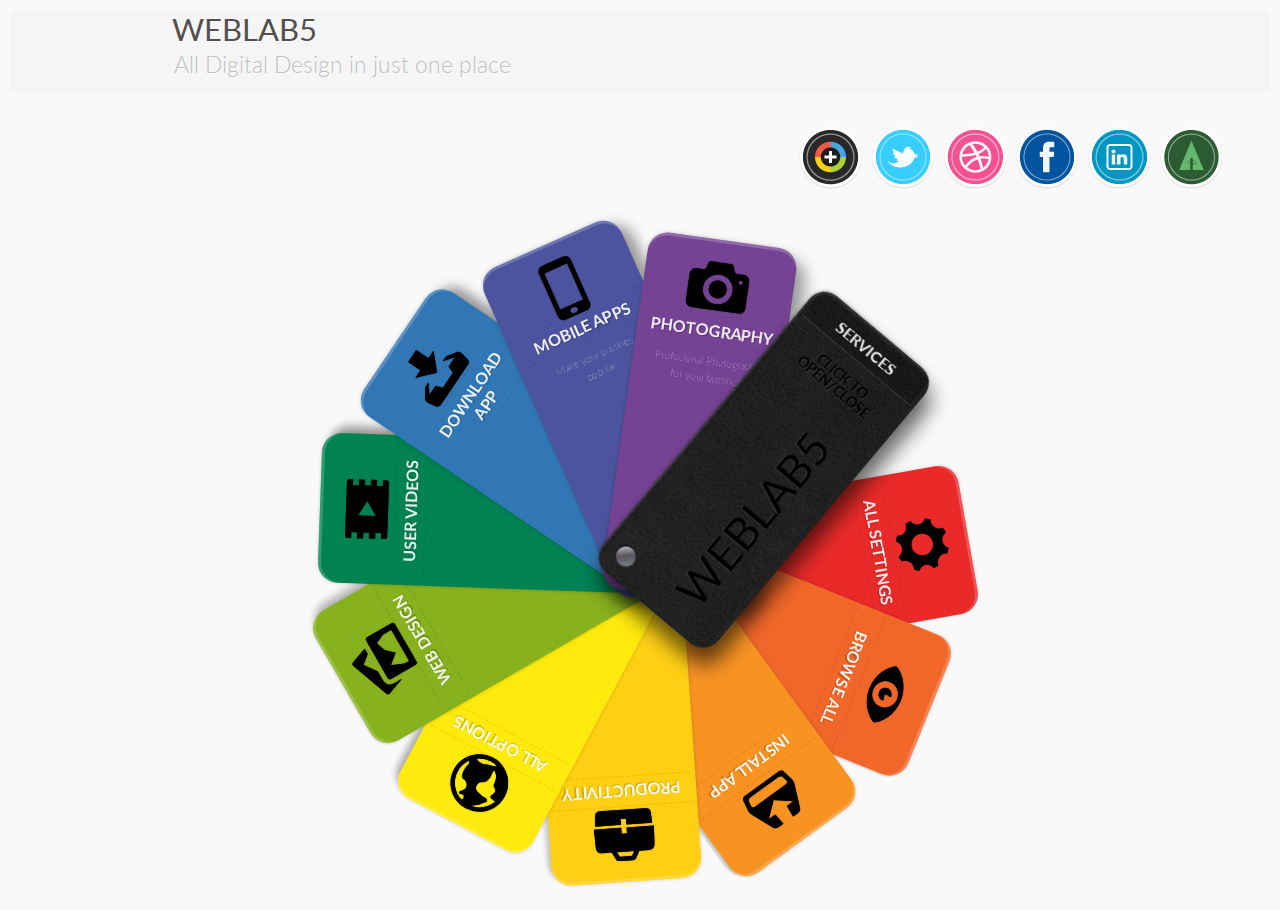
<file: index.html>
<!DOCTYPE html>
<html lang="en">
    <head>
		<meta charset="UTF-8" />
        <meta http-equiv="X-UA-Compatible" content="IE=edge,chrome=1"> 
        <title>Tips & Tricks: How to create animated tooltips with CSS3</title>
        <meta name="viewport" content="width=device-width, initial-scale=1.0"> 
        <meta name="description" content="Tips & Tricks: How to create animated tooltips with CSS3" />
        <meta name="keywords" content="tooltips, css3, hover, pseudo-element, pseudo-class, animated, transition" />
        <meta name="author" content="Codrops" />
        <link rel="shortcut icon" href="../favicon.ico"> 
        <link rel="stylesheet" type="text/css" href="social/css/demo.css" />
        <link rel="stylesheet" type="text/css" href="social/css/style.css" />
		<link href='http://fonts.googleapis.com/css?family=Alegreya+SC:700,400italic' rel='stylesheet' type='text/css' />
		<meta charset="UTF-8" />
        <meta http-equiv="X-UA-Compatible" content="IE=edge,chrome=1"> 
        <title>webla5</title>
        <meta name="viewport" content="width=device-width, initial-scale=1.0"> 
        <meta name="description" content="Animated Swatch Book with CSS3 and jQuery" />
        <meta name="keywords" content="swatch book, css3, jquery, animated, rotation, transition, folding fan" />
        <meta name="author" content="Codrops" />
        <link rel="shortcut icon" href="../favicon.ico"> 
        <link rel="stylesheet" type="text/css" href="css/demo.css" />
        <link rel="stylesheet" type="text/css" href="css/style3.css" />
		<link href='http://fonts.googleapis.com/css?family=Open+Sans+Condensed:700,300,300italic' rel='stylesheet' type='text/css'>
		<script type="text/javascript" src="js/modernizr.custom.79639.js"></script> 
		
		<meta charset="UTF-8" />
		<meta http-equiv="X-UA-Compatible" content="IE=edge,chrome=1"> 
		<meta name="viewport" content="width=device-width, initial-scale=1.0"> 
		<title>App Showcase with Grid Overlay</title>
		<meta name="description" content="App Showcase with Grid Overlay" />
		<meta name="keywords" content="app, showcase, css transitions, perspective, 3d, grid, overlay, css3, jquery" />
		<meta name="author" content="Codrops" />
		<link rel="shortcut icon" href="../favicon.ico"> 
		<link rel="stylesheet" type="text/css" href="css/default.css" />
		<link rel="stylesheet" type="text/css" href="css/component.css" />
		<script src="js/modernizr.custom.js"></script>
		<!--[if lte IE 8]><style>.main{display:none;} .support-note .note-ie{display:block;}</style><![endif]-->
    </head>
    <body>
        <div class="container">
		
		
			
			<header class="clearfix">
				<div class="inner">
					<h1>WEBLAB5<span2>All Digital Design in just one place</span2></h1>
					
				</div>
			</header>
					<div class="container">
			
			
			<ul class="tt-wrapper">
				<li><a class="tt-gplus" href="#"><span>Google Plus</span></a></li>
				<li><a class="tt-twitter" href="#"><span>Twitter</span></a></li>
				<li><a class="tt-dribbble" href="#"><span>Dribbble</span></a></li>
				<li><a class="tt-facebook" href="#"><span>Facebook</span></a></li>
				<li><a class="tt-linkedin" href="#"><span>LinkedIn</span></a></li>
				<li><a class="tt-forrst" href="#"><span>Forrst</span></a></li>
			</ul>
        </div>
			
			
			<section class="main">
			
			
				<div id="sb-container" class="sb-container">
				
					<div>
						<span class="sb-icon icon-cog"></span>
						<h4><span>All Settings</span></h4>
					</div>
	
					<div>
						<span class="sb-icon icon-eye"></span>
						<h4><span>Browse All</span></h4>
					</div>	
					<div>
						<span class="sb-icon icon-install"></span>
						<h4><span>Install App</span></h4>
					</div>	
					<div>
						<span class="sb-icon icon-bag"></span>
						<h4><span>Productivity</span></h4>
					</div>
					
					<div>
						<span class="sb-icon icon-globe"></span>
						<h4><span>All Options</span></h4>
					</div>	
					<div>
						<span class="sb-icon icon-picture"></span>
						<h4><span>Web Design</span></h4>											
					</div>	
					<div>
						<span class="sb-icon icon-video"></span>
						<h4><span>User Videos</span></h4>											
					</div>	
					<div>
						<span class="sb-icon icon-download"></span>
						<h4><span>Download App</span></h4>											
					</div>	
					<div>
						
						<a href="http://localhost/weblab5/apps/"><span class="sb-icon icon-mobile"></span></a>
						<h4><span>Mobile Apps</span></h4>
						<h7>Make your bussines</br>popular </h7>
					</div>
					<div>
						<span class="sb-icon icon-camera"></span>
						<h4><span>Photography</span></h4>
						<h7>Profecional Photography</br>for your bussines</h7>
						
					</div>
					
					<div>
						<h4><span>Services</span></h4>
						<span class="sb-toggle">Click to open/close</span>
						<h5><span>weblab5</span></h5>											
					</div>
					
					
					
				</div><!-- sb-container -->
				
							
			</div>
				
			</section>
			
			
			
        </div>

	
		
        <script type="text/javascript" src="http://ajax.googleapis.com/ajax/libs/jquery/1.8.3/jquery.min.js"></script>
		<script type="text/javascript" src="js/jquery.swatchbook.js"></script>
		<script type="text/javascript">
			$(function() {
			
				$( '#sb-container' ).swatchbook( {
					// number of degrees that is between each item
					angleInc : 32,
					neighbor : 10,
					// if it should be closed by default
					initclosed : false,
					// index of the element that when clicked, triggers the open/close function
					// by default there is no such element
					closeIdx : 10
				} );
			
			});
		</script>
    </body>
</html>
</file>
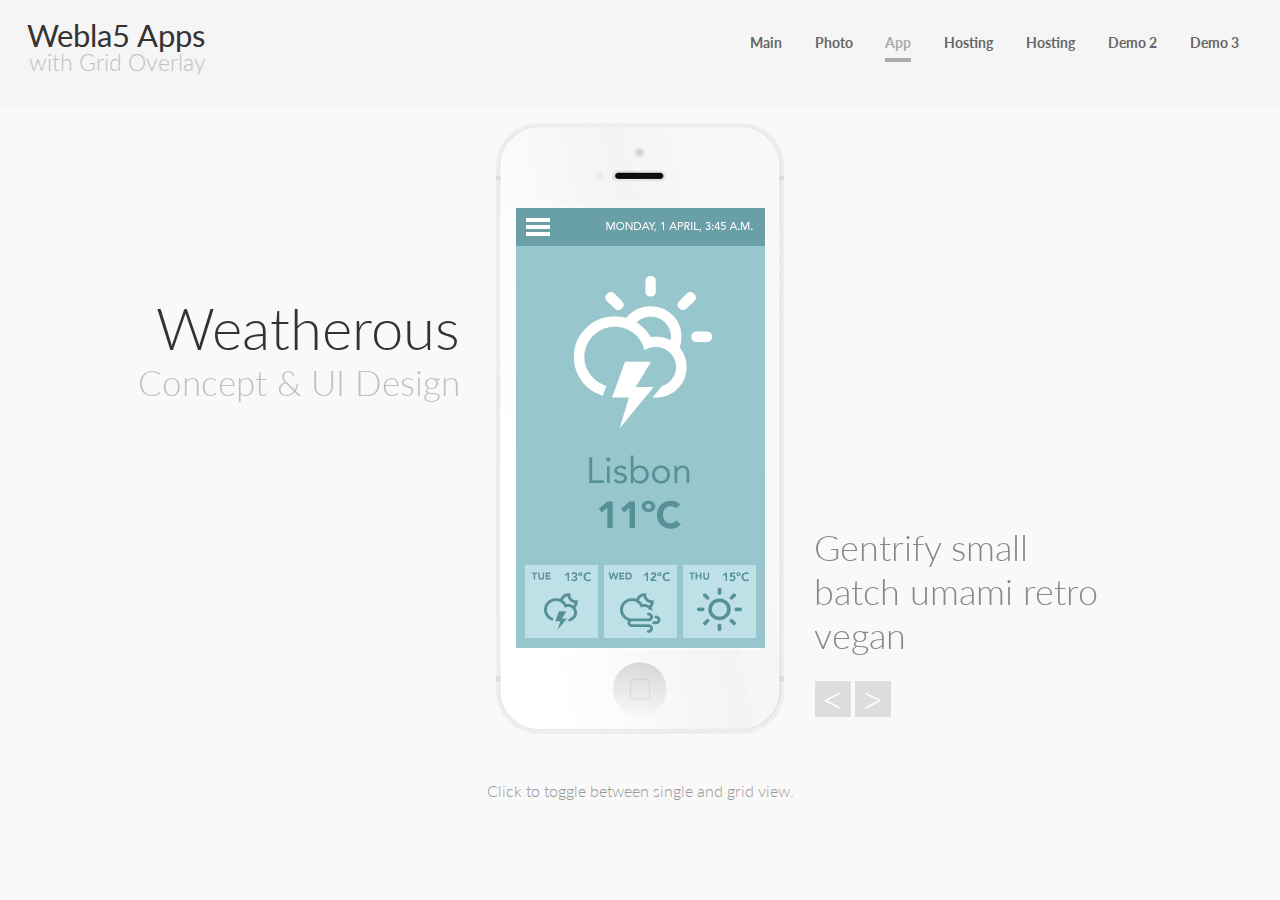
<file: apps/index.html>
<!DOCTYPE html>
<html lang="en">
	<head>
		<meta charset="UTF-8" />
		<meta http-equiv="X-UA-Compatible" content="IE=edge,chrome=1"> 
		<meta name="viewport" content="width=device-width, initial-scale=1.0"> 
		<title>App Showcase with Grid Overlay</title>
		<meta name="description" content="App Showcase with Grid Overlay" />
		<meta name="keywords" content="app, showcase, css transitions, perspective, 3d, grid, overlay, css3, jquery" />
		<meta name="author" content="Codrops" />
		<link rel="shortcut icon" href="../favicon.ico"> 
		<link rel="stylesheet" type="text/css" href="css/default.css" />
		<link rel="stylesheet" type="text/css" href="css/component3.css" />
		<script src="js/modernizr.custom.js"></script>
	</head>
	<body>
		<div class="container">	
			
			<header class="clearfix">
				<div class="inner">
					<h1>Webla5 Apps<span>with Grid Overlay</span></h1>
					<nav class="codrops-demos">
						<a href="http://localhost/weblab5/">Main</a>
						<a href="http://localhost/weblab5/">Photo</a>
						<a class="current-demo" href="http://localhost/weblab5/">App</a>
						<a href="http://localhost/weblab5/">Hosting</a>
						<a href="http://localhost/weblab5/">Hosting</a>
						
						
						<a href="index2.html">Demo 2</a>
						<a  href="index3.html">Demo 3</a>
					</nav>
				</div>
			</header>
			<div class="main">
				<div id="ac-wrapper" class="ac-wrapper">
					<h2>Weatherous <span>Concept &amp; UI Design</span></h2>
					<div class="ac-device">
						<a href="#"><img src="images/screen1.jpg"/></a>
						<h3 class="ac-title">Gentrify small batch umami retro vegan</h3>
						<nav>
							<span>&lt;</span>
							<span>&gt;</span>
						</nav>
					</div>
					<div class="ac-grid">
						<a href="#"><img src="images/screen1.jpg"/><span>Gentrify small batch umami retro vegan</span></a>
						<a href="#"><img src="images/screen2.jpg"/><span>Chambray squid semiotics</span></a>
						<a href="#"><img src="images/screen3.jpg"/><span>Fashion axe blue bottle</span></a>
						<a href="#"><img src="images/screen4.jpg"/><span>Photo booth single-origin coffee</span></a>
						<a href="#"><img src="images/screen5.jpg"/><span>Flexitarian synth keytar blog master</span></a>
						<a href="#"><img src="images/screen6.jpg"/><span>Next level retro flexitarian freegan</span></a>
						<a href="#"><img src="images/screen7.jpg"/><span>Pour-over superious meggings terry</span></a>
						<a href="#"><img src="images/screen8.jpg"/><span>Seitan william vinyl chillwave</span></a>
					</div>
				</div>	
				<p>Click to toggle between single and grid view.</p>			
			</div>
		</div><!-- /container -->
		<script src="https://ajax.googleapis.com/ajax/libs/jquery/1.9.1/jquery.min.js"></script>
		<script src="js/appshowcase_3.js"></script>
		<script>
			$(function() {
				AppShowcase.init();
			});
		</script>
	</body>
</html>
</file>
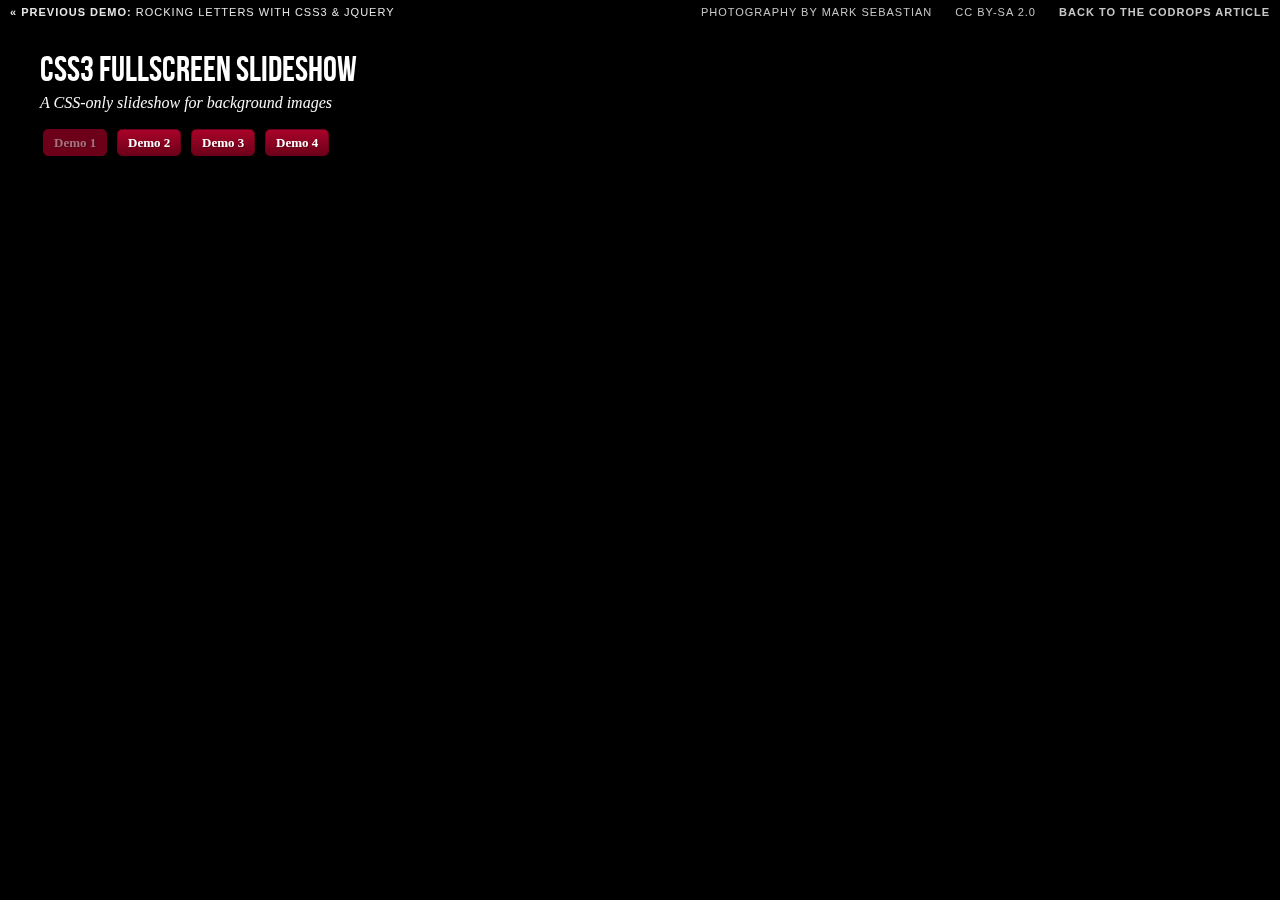
<file: photography/index.html>
<!DOCTYPE html>
<!--[if lt IE 7 ]> <html class="ie ie6 no-js" lang="en"> <![endif]-->
<!--[if IE 7 ]>    <html class="ie ie7 no-js" lang="en"> <![endif]-->
<!--[if IE 8 ]>    <html class="ie ie8 no-js" lang="en"> <![endif]-->
<!--[if IE 9 ]>    <html class="ie ie9 no-js" lang="en"> <![endif]-->
<!--[if gt IE 9]><!--><html class="no-js" lang="en"><!--<![endif]-->
    <head>
        <meta charset="UTF-8" />
        <meta http-equiv="X-UA-Compatible" content="IE=edge,chrome=1"> 
        <title>Fullscreen Background Image Slideshow with CSS3</title>
        <meta name="viewport" content="width=device-width, initial-scale=1.0"> 
        <meta name="description" content="Fullscreen Background Image Slideshow with CSS3 - A Css-only fullscreen background image slideshow" />
        <meta name="keywords" content="css3, css-only, fullscreen, background, slideshow, images, content" />
        <meta name="author" content="Codrops" />
        <link rel="shortcut icon" href="../favicon.ico"> 
        <link rel="stylesheet" type="text/css" href="css/demo.css" />
        <link rel="stylesheet" type="text/css" href="css/style1.css" />
		<script type="text/javascript" src="js/modernizr.custom.86080.js"></script>
    </head>
    <body id="page">
        <ul class="cb-slideshow">
            <li><span>Image 01</span><div><h3>re·lax·a·tion</h3></div></li>
            <li><span>Image 02</span><div><h3>qui·e·tude</h3></div></li>
            <li><span>Image 03</span><div><h3>bal·ance</h3></div></li>
            <li><span>Image 04</span><div><h3>e·qua·nim·i·ty</h3></div></li>
            <li><span>Image 05</span><div><h3>com·po·sure</h3></div></li>
            <li><span>Image 06</span><div><h3>se·ren·i·ty</h3></div></li>
        </ul>
        <div class="container">
            <!-- Codrops top bar -->
            <div class="codrops-top">
                <a href="http://tympanus.net/Development/RockingLetters/">
                    <strong>&laquo; Previous Demo: </strong>Rocking Letters with CSS3 &amp; jQuery
                </a>
                <span class="right">
                    <a href="http://www.flickr.com/photos/markjsebastian/" target="_blank">Photography by Mark Sebastian</a>
                    <a href="http://creativecommons.org/licenses/by-sa/2.0/deed.en" target="_blank">CC BY-SA 2.0</a>
                    <a href="http://tympanus.net/codrops/2012/01/02/fullscreen-background-image-slideshow-with-css3/">
                        <strong>Back to the Codrops Article</strong>
                    </a>
                </span>
                <div class="clr"></div>
            </div><!--/ Codrops top bar -->
            <header>
                <h1>CSS3 <span>Fullscreen Slideshow</span></h1>
                <h2>A CSS-only slideshow for background images</h2>
				<p class="codrops-demos">
					<a href="#" class="current-demo">Demo 1</a>
					<a href="index2.html">Demo 2</a>
					<a href="index3.html">Demo 3</a>
					<a href="index4.html">Demo 4</a>
				</p>
            </header>
        </div>
    </body>
</html>
</file>
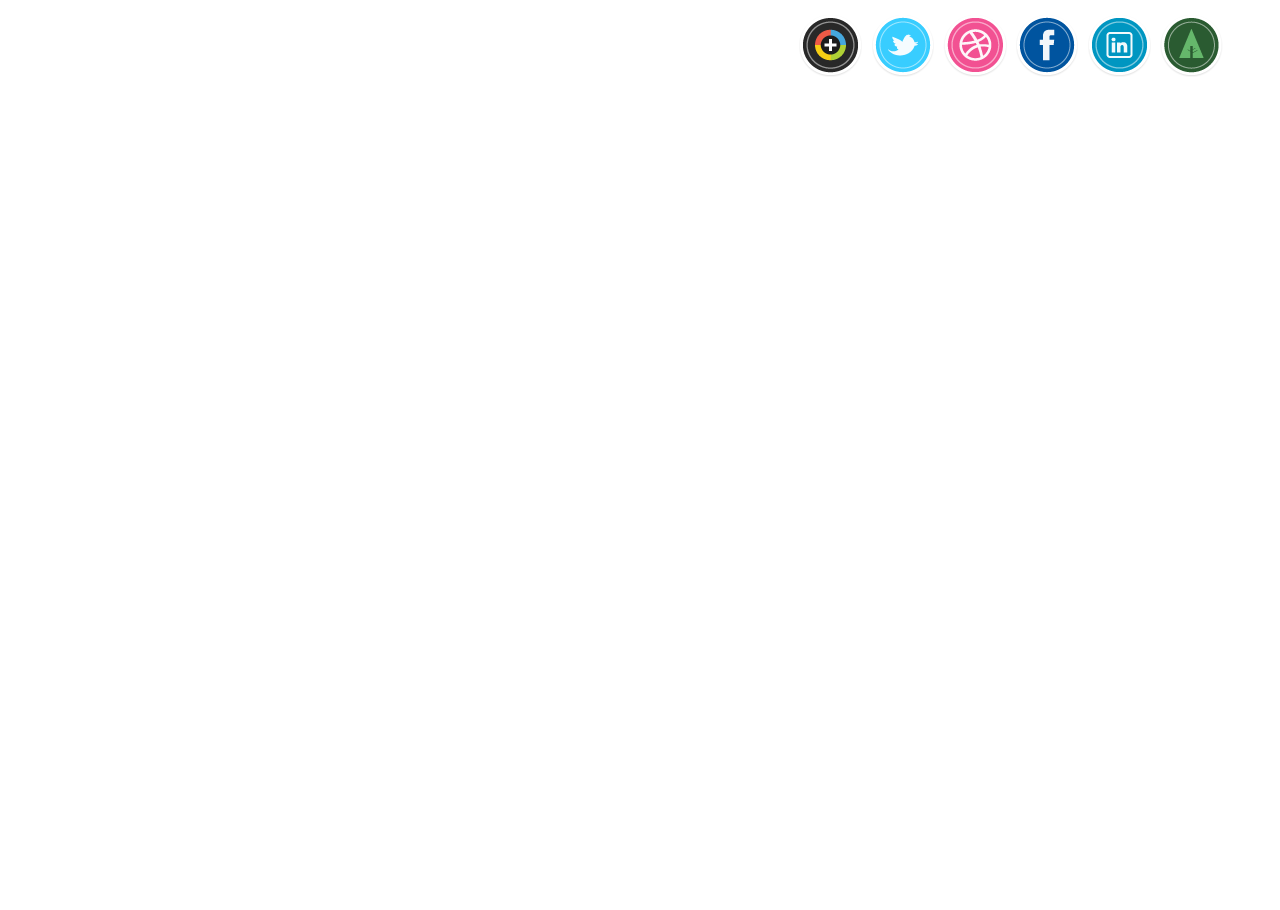
<file: social/index.html>
<!DOCTYPE html>
<html lang="en">
    <head>
		<meta charset="UTF-8" />
        <meta http-equiv="X-UA-Compatible" content="IE=edge,chrome=1"> 
        <title>Tips & Tricks: How to create animated tooltips with CSS3</title>
        <meta name="viewport" content="width=device-width, initial-scale=1.0"> 
        <meta name="description" content="Tips & Tricks: How to create animated tooltips with CSS3" />
        <meta name="keywords" content="tooltips, css3, hover, pseudo-element, pseudo-class, animated, transition" />
        <meta name="author" content="Codrops" />
        <link rel="shortcut icon" href="../favicon.ico"> 
        <link rel="stylesheet" type="text/css" href="css/demo.css" />
        <link rel="stylesheet" type="text/css" href="css/style.css" />
		<link href='http://fonts.googleapis.com/css?family=Alegreya+SC:700,400italic' rel='stylesheet' type='text/css' />
    </head>
    <body>
        <div class="container">
			
			
			<ul class="tt-wrapper">
				<li><a class="tt-gplus" href="#"><span>Google Plus</span></a></li>
				<li><a class="tt-twitter" href="#"><span>Twitter</span></a></li>
				<li><a class="tt-dribbble" href="#"><span>Dribbble</span></a></li>
				<li><a class="tt-facebook" href="#"><span>Facebook</span></a></li>
				<li><a class="tt-linkedin" href="#"><span>LinkedIn</span></a></li>
				<li><a class="tt-forrst" href="#"><span>Forrst</span></a></li>
			</ul>
        </div>
    </body>
</html>
</file>
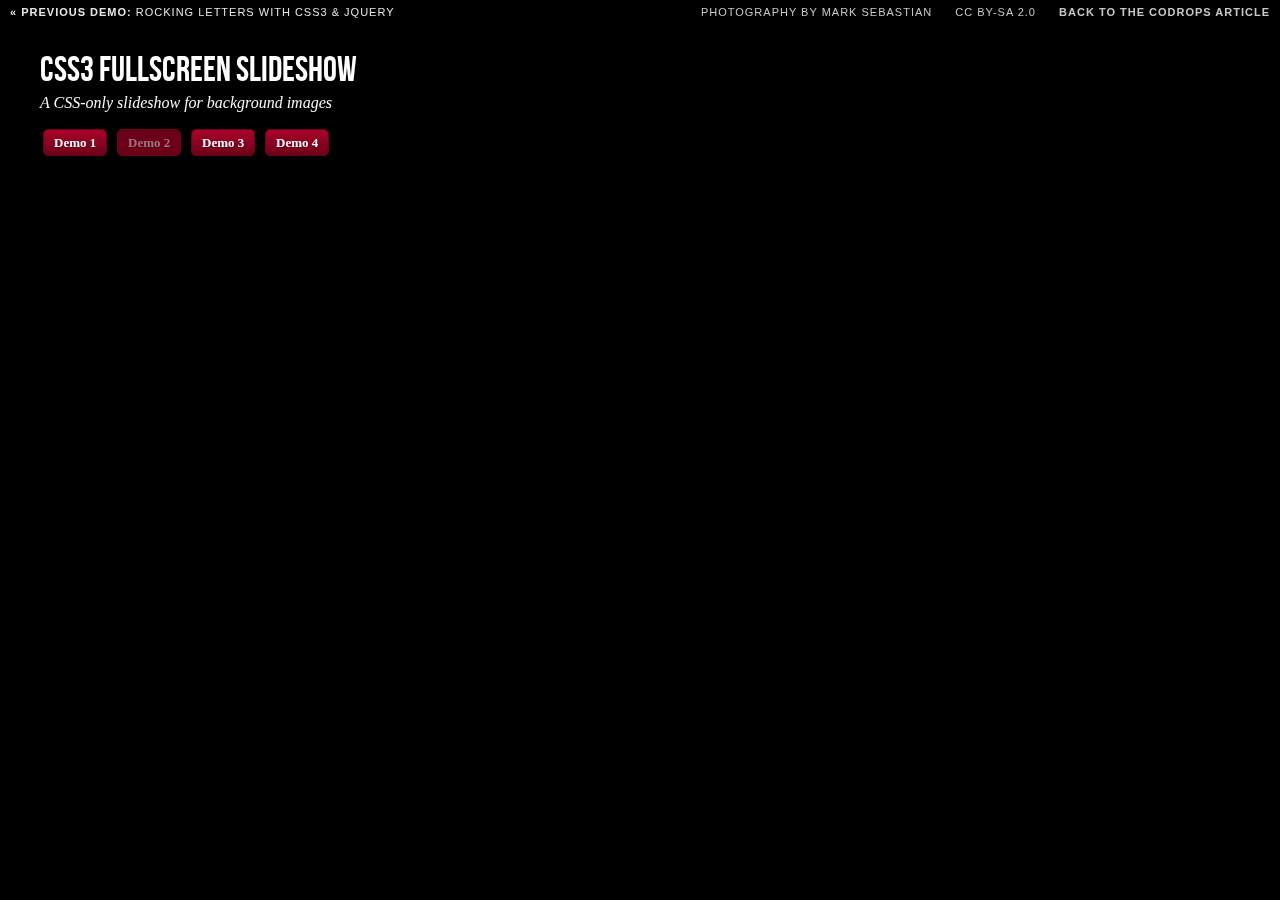
<file: photography/index2.html>
<!DOCTYPE html>
<!--[if lt IE 7 ]> <html class="ie ie6 no-js" lang="en"> <![endif]-->
<!--[if IE 7 ]>    <html class="ie ie7 no-js" lang="en"> <![endif]-->
<!--[if IE 8 ]>    <html class="ie ie8 no-js" lang="en"> <![endif]-->
<!--[if IE 9 ]>    <html class="ie ie9 no-js" lang="en"> <![endif]-->
<!--[if gt IE 9]><!--><html class="no-js" lang="en"><!--<![endif]-->
    <head>
        <meta charset="UTF-8" />
        <meta http-equiv="X-UA-Compatible" content="IE=edge,chrome=1"> 
        <title>Fullscreen Background Image Slideshow with CSS3</title>
        <meta name="viewport" content="width=device-width, initial-scale=1.0"> 
        <meta name="description" content="Fullscreen Background Image Slideshow with CSS3 - A Css-only fullscreen background image slideshow" />
        <meta name="keywords" content="css3, css-only, fullscreen, background, slideshow, images, content" />
        <meta name="author" content="Codrops" />
        <link rel="shortcut icon" href="../favicon.ico"> 
        <link rel="stylesheet" type="text/css" href="css/demo.css" />
        <link rel="stylesheet" type="text/css" href="css/style2.css" />
		<script type="text/javascript" src="js/modernizr.custom.86080.js"></script>
    </head>
    <body id="page">
        <ul class="cb-slideshow">
            <li><span>Image 01</span><div><h3>se·ren·i·ty</h3></div></li>
            <li><span>Image 02</span><div><h3>com·po·sure</h3></div></li>
            <li><span>Image 03</span><div><h3>e·qua·nim·i·ty</h3></div></li>
            <li><span>Image 04</span><div><h3>bal·ance</h3></div></li>
            <li><span>Image 05</span><div><h3>qui·e·tude</h3></div></li>
            <li><span>Image 06</span><div><h3>re·lax·a·tion</h3></div></li>
        </ul>
        <div class="container">
            <!-- Codrops top bar -->
            <div class="codrops-top">
                <a href="http://tympanus.net/Development/RockingLetters/">
                    <strong>&laquo; Previous Demo: </strong>Rocking Letters with CSS3 &amp; jQuery
                </a>
                <span class="right">
                    <a href="http://www.flickr.com/photos/markjsebastian/" target="_blank">Photography by Mark Sebastian</a>
                    <a href="http://creativecommons.org/licenses/by-sa/2.0/deed.en" target="_blank">CC BY-SA 2.0</a>
                    <a href="http://tympanus.net/codrops/2012/01/02/fullscreen-background-image-slideshow-with-css3/">
                        <strong>Back to the Codrops Article</strong>
                    </a>
                </span>
                <div class="clr"></div>
            </div><!--/ Codrops top bar -->
            <header>
                <h1>CSS3 <span>Fullscreen Slideshow</span></h1>
                <h2>A CSS-only slideshow for background images</h2>
				<p class="codrops-demos">
					<a href="index.html">Demo 1</a>
					<a class="current-demo" href="index2.html">Demo 2</a>
					<a href="index3.html">Demo 3</a>
					<a href="index4.html">Demo 4</a>
				</p>
            </header>
        </div>
    </body>
</html>
</file>
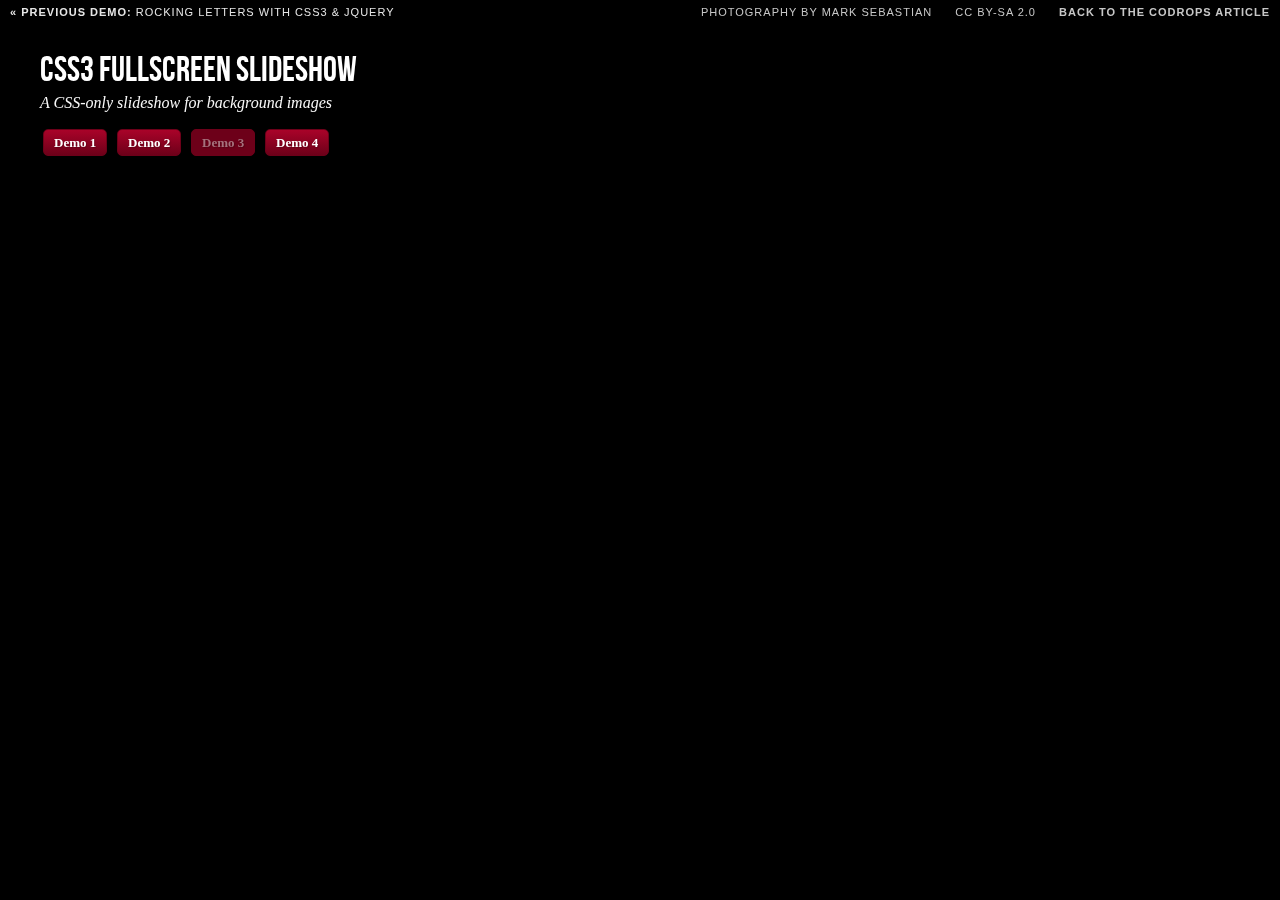
<file: photography/index3.html>
<!DOCTYPE html>
<!--[if lt IE 7 ]> <html class="ie ie6 no-js" lang="en"> <![endif]-->
<!--[if IE 7 ]>    <html class="ie ie7 no-js" lang="en"> <![endif]-->
<!--[if IE 8 ]>    <html class="ie ie8 no-js" lang="en"> <![endif]-->
<!--[if IE 9 ]>    <html class="ie ie9 no-js" lang="en"> <![endif]-->
<!--[if gt IE 9]><!--><html class="no-js" lang="en"><!--<![endif]-->
    <head>
        <meta charset="UTF-8" />
        <meta http-equiv="X-UA-Compatible" content="IE=edge,chrome=1"> 
        <title>Fullscreen Background Image Slideshow with CSS3</title>
        <meta name="viewport" content="width=device-width, initial-scale=1.0"> 
        <meta name="description" content="Fullscreen Background Image Slideshow with CSS3 - A Css-only fullscreen background image slideshow" />
        <meta name="keywords" content="css3, css-only, fullscreen, background, slideshow, images, content" />
        <meta name="author" content="Codrops" />
        <link rel="shortcut icon" href="../favicon.ico"> 
        <link rel="stylesheet" type="text/css" href="css/demo.css" />
        <link rel="stylesheet" type="text/css" href="css/style3.css" />
		<script type="text/javascript" src="js/modernizr.custom.86080.js"></script>
    </head>
    <body id="page">
        <ul class="cb-slideshow">
            <li><span>Image 01</span><div><h3>re·lax·a·tion</h3></div></li>
            <li><span>Image 02</span><div><h3>qui·e·tude</h3></div></li>
            <li><span>Image 03</span><div><h3>bal·ance</h3></div></li>
            <li><span>Image 04</span><div><h3>e·qua·nim·i·ty</h3></div></li>
            <li><span>Image 05</span><div><h3>com·po·sure</h3></div></li>
            <li><span>Image 06</span><div><h3>se·ren·i·ty</h3></div></li>
        </ul>
        <div class="container">
            <!-- Codrops top bar -->
            <div class="codrops-top">
                <a href="http://tympanus.net/Development/RockingLetters/">
                    <strong>&laquo; Previous Demo: </strong>Rocking Letters with CSS3 &amp; jQuery
                </a>
                <span class="right">
                    <a href="http://www.flickr.com/photos/markjsebastian/" target="_blank">Photography by Mark Sebastian</a>
                    <a href="http://creativecommons.org/licenses/by-sa/2.0/deed.en" target="_blank">CC BY-SA 2.0</a>
                    <a href="http://tympanus.net/codrops/2012/01/02/fullscreen-background-image-slideshow-with-css3/">
                        <strong>Back to the Codrops Article</strong>
                    </a>
                </span>
                <div class="clr"></div>
            </div><!--/ Codrops top bar -->
            <header>
                <h1>CSS3 <span>Fullscreen Slideshow</span></h1>
                <h2>A CSS-only slideshow for background images</h2>
				<p class="codrops-demos">
					<a href="index.html">Demo 1</a>
					<a href="index2.html">Demo 2</a>
					<a class="current-demo" href="index3.html">Demo 3</a>
					<a href="index4.html">Demo 4</a>
				</p>
            </header>
        </div>
    </body>
</html>
</file>
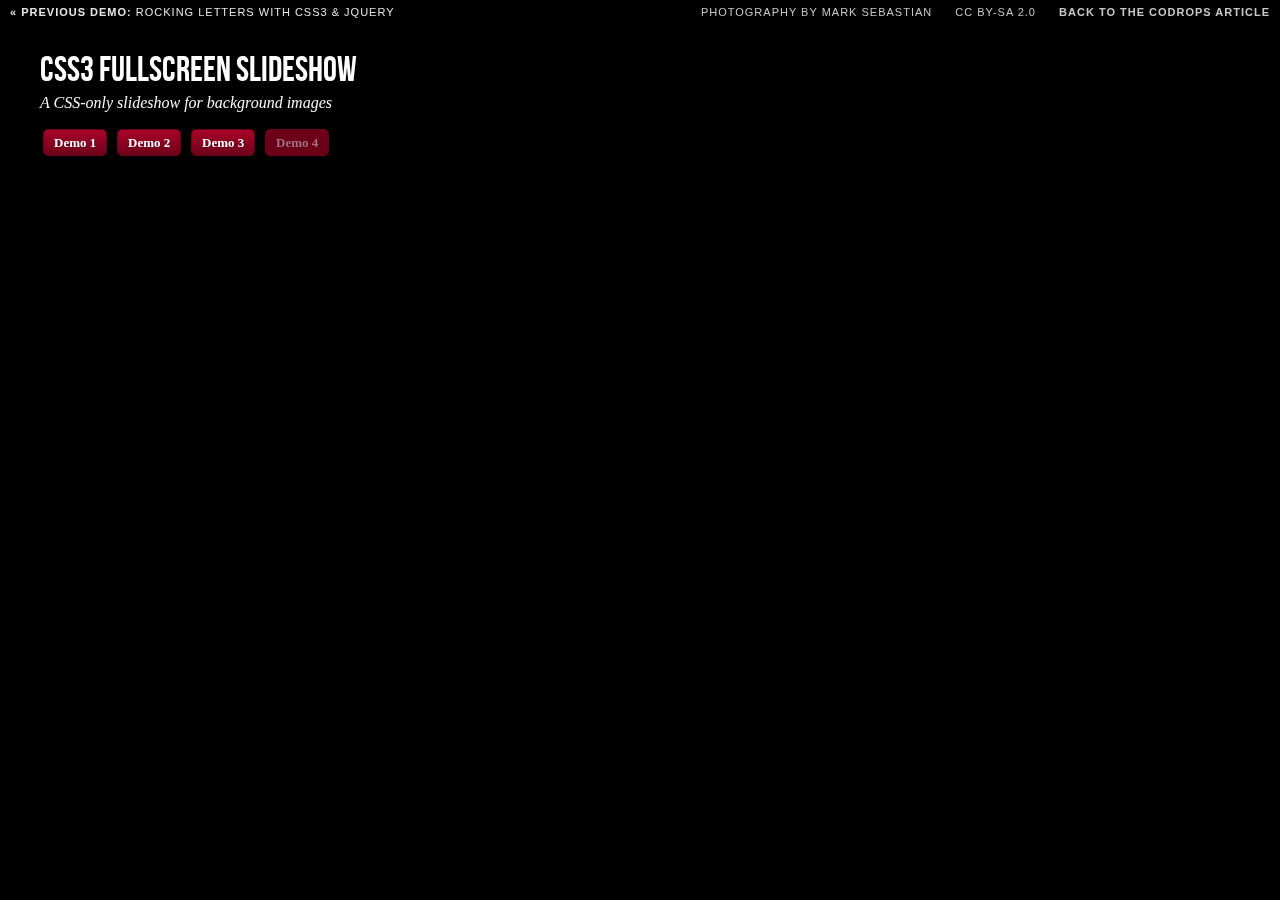
<file: photography/index4.html>
<!DOCTYPE html>
<!--[if lt IE 7 ]> <html class="ie ie6 no-js" lang="en"> <![endif]-->
<!--[if IE 7 ]>    <html class="ie ie7 no-js" lang="en"> <![endif]-->
<!--[if IE 8 ]>    <html class="ie ie8 no-js" lang="en"> <![endif]-->
<!--[if IE 9 ]>    <html class="ie ie9 no-js" lang="en"> <![endif]-->
<!--[if gt IE 9]><!--><html class="no-js" lang="en"><!--<![endif]-->
    <head>
        <meta charset="UTF-8" />
        <meta http-equiv="X-UA-Compatible" content="IE=edge,chrome=1"> 
        <title>Fullscreen Background Image Slideshow with CSS3</title>
        <meta name="viewport" content="width=device-width, initial-scale=1.0"> 
        <meta name="description" content="Fullscreen Background Image Slideshow with CSS3 - A Css-only fullscreen background image slideshow" />
        <meta name="keywords" content="css3, css-only, fullscreen, background, slideshow, images, content" />
        <meta name="author" content="Codrops" />
        <link rel="shortcut icon" href="../favicon.ico"> 
        <link rel="stylesheet" type="text/css" href="css/demo.css" />
        <link rel="stylesheet" type="text/css" href="css/style4.css" />
		<script type="text/javascript" src="js/modernizr.custom.86080.js"></script>
    </head>
    <body id="page">
        <ul class="cb-slideshow">
            <li><span>Image 01</span><div><h3>se·ren·i·ty</h3></div></li>
            <li><span>Image 02</span><div><h3>com·po·sure</h3></div></li>
            <li><span>Image 03</span><div><h3>e·qua·nim·i·ty</h3></div></li>
            <li><span>Image 04</span><div><h3>bal·ance</h3></div></li>
            <li><span>Image 05</span><div><h3>qui·e·tude</h3></div></li>
            <li><span>Image 06</span><div><h3>re·lax·a·tion</h3></div></li>
        </ul>
        <div class="container">
            <!-- Codrops top bar -->
            <div class="codrops-top">
                <a href="http://tympanus.net/Development/RockingLetters/">
                    <strong>&laquo; Previous Demo: </strong>Rocking Letters with CSS3 &amp; jQuery
                </a>
                <span class="right">
                    <a href="http://www.flickr.com/photos/markjsebastian/" target="_blank">Photography by Mark Sebastian</a>
                    <a href="http://creativecommons.org/licenses/by-sa/2.0/deed.en" target="_blank">CC BY-SA 2.0</a>
                    <a href="http://tympanus.net/codrops/2012/01/02/fullscreen-background-image-slideshow-with-css3/">
                        <strong>Back to the Codrops Article</strong>
                    </a>
                </span>
                <div class="clr"></div>
            </div><!--/ Codrops top bar -->
            <header>
                <h1>CSS3 <span>Fullscreen Slideshow</span></h1>
                <h2>A CSS-only slideshow for background images</h2>
				<p class="codrops-demos">
					<a href="index.html">Demo 1</a>
					<a href="index2.html">Demo 2</a>
					<a href="index3.html">Demo 3</a>
					<a class="current-demo" href="index4.html">Demo 4</a>
				</p>
            </header>
        </div>
    </body>
</html>
</file>
<file: social/css/style.css>
.tt-wrapper{
	padding: 0;
	width: 435px;
	height: 70px;
	margin: 10px 50px 10px auto;
}
.tt-wrapper li{
	float: left;
}
.tt-wrapper li a{
	display: block;
	width: 68px;
	height: 70px;
	margin: 0 2px;
	outline: none;
	background: transparent url(../images/growcase_the_social_gunman_icons.png) no-repeat top left;
	text-indent: -9000px;
	position: relative;
}
.tt-wrapper li .tt-gplus{
    background-position: 0px 0px;
}
.tt-wrapper li .tt-twitter{
    background-position: -68px 0px;
}
.tt-wrapper li .tt-dribbble{
    background-position: -136px 0px;
}
.tt-wrapper li .tt-facebook{
    background-position: -204px 0px;
}
.tt-wrapper li .tt-linkedin{
    background-position: -272px 0px;
}
.tt-wrapper li .tt-forrst{
    background-position: -340px 0px;
}
.tt-wrapper li a span{
	width: 100px;
	height: auto;
	line-height: 20px;
	padding: 10px;
	left: 50%;
	margin-left: -64px;
	font-family: 'Alegreya SC', Georgia, serif;
	font-weight: 400;	
	font-style: italic;
	font-size: 14px;
	color: #719DAB;
	text-shadow: 1px 1px 1px rgba(0, 0, 0, 0.1);
	text-align: center;
	border: 4px solid #fff;
	background: rgba(255,255,255,0.3);
	text-indent: 0px;
	border-radius: 5px;
	position: absolute;
	pointer-events: none;
	bottom: 100px;
	opacity: 0;
	box-shadow: 1px 1px 2px rgba(0,0,0,0.1);
	-webkit-transition: all 0.3s ease-in-out;
	-moz-transition: all 0.3s ease-in-out;
	-o-transition: all 0.3s ease-in-out;
	-ms-transition: all 0.3s ease-in-out;
	transition: all 0.3s ease-in-out;
}
.tt-wrapper li a span:before,
.tt-wrapper li a span:after{
	content: '';
	position: absolute;
	bottom: -15px;
	left: 50%;
	margin-left: -9px;
	width: 0;
	height: 0;
	border-left: 10px solid transparent;
	border-right: 10px solid transparent;
	border-top: 10px solid rgba(0,0,0,0.1);
}
.tt-wrapper li a span:after{
	bottom: -14px;
	margin-left: -10px;
	border-top: 10px solid #fff;
}
.tt-wrapper li a:hover span{
	opacity: 0.9;
	bottom: 70px;
}
</file>
<file: css/demo.css>
@font-face {
  font-family: 'icons';
  src: url("font/icons.eot");
  src: url(".font/icons.eot?#iefix") format('embedded-opentype'), url("font/icons.woff") format('woff'), url("font/icons.ttf") format('truetype'), url("font/icons.svg#icons") format('svg');
  font-weight: normal;
  font-style: normal;
}

*,
*:after,
*:before {
	-webkit-box-sizing: border-box;
	-moz-box-sizing: border-box;
	box-sizing: border-box;
	padding: 0;
	margin: 0;
}

/* Clearfix hack by Nicolas Gallagher: http://nicolasgallagher.com/micro-clearfix-hack/ */
.clearfix:before,
.clearfix:after {
    content: " "; /* 1 */
    display: table; /* 2 */
}

.clearfix:after {
    clear: both;
}

.clearfix {
    *zoom: 1;
}

body{
	font-family: 'Open Sans Condensed','Arial Narrow', serif;
	background: #ddd url(../images/egg_shell.jpg) repeat top left;
	font-weight: 400;
	font-size: 15px;
	color: #333;
	overflow: scroll;
	overflow-x: hidden;
}
a{
	color: #555;
	text-decoration: none;
}
.container{
	width: 100%;
	position: relative;
}
.clr{
	clear: both;
	padding: 0;
	height: 0;
	margin: 0;
}
.main{
	width: 1000px;
	height: 700px;
	overflow: hidden;
	margin: 0 auto;
	position: relative;
}
.container > header{
	margin: 10px;
	padding: 20px 10px 10px 10px;
	position: relative;
	display: block;
	text-shadow: 1px 1px 1px rgba(0,0,0,0.2);
    text-align: center;
}
.container > header h1{
	font-size: 36px;
	line-height: 36px;
	margin: 0;
	position: relative;
	font-weight: 300;
	color: #524f4e;
	text-shadow: 1px 1px 1px rgba(255,255,255,0.7);
}
.container > header h1 span{
	font-weight: 700;
}
.container > header h2{
	font-size: 14px;
	font-weight: 300;
	margin: 0;
	padding: 15px 0 5px 0;
	color: #888;
	font-family: Cambria, Georgia, serif;
	font-style: italic;
	text-shadow: 1px 1px 1px rgba(255,255,255,0.9);
}
/* Header Style */
.codrops-top{
	line-height: 24px;
	font-size: 11px;
	background: #fff;
	background: rgba(255, 255, 255, 0.6);
	text-transform: uppercase;
	z-index: 9999;
	position: relative;
	font-family: Cambria, Georgia, serif;
	box-shadow: 1px 0px 2px rgba(0,0,0,0.2);
}
.codrops-top a{
	padding: 0px 10px;
	letter-spacing: 1px;
	color: #333;
	display: inline-block;
}
.codrops-top a:hover{
	background: rgba(255,255,255,0.3);
}
.codrops-top span.right{
	float: right;
}
.codrops-top span.right a{
	float: left;
	display: block;
}
/* Demo Buttons Style */
.codrops-demos{
    text-align:center;
	display: block;
	line-height: 30px;
	padding: 5px 0px;
}
.codrops-demos a{
    display: inline-block;
	margin: 0px 4px;
	padding: 0px 6px;
	color: #aaa;
	line-height: 20px;	
	font-size: 13px;
	text-shadow: 1px 1px 1px #fff;
	border: 1px solid #fff;
	background: #ffffff; /* Old browsers */
	background: -moz-linear-gradient(top, #ffffff 0%, #f6f6f6 47%, #ededed 100%); /* FF3.6+ */
	background: -webkit-gradient(linear, left top, left bottom, color-stop(0%,#ffffff), color-stop(47%,#f6f6f6), color-stop(100%,#ededed)); /* Chrome,Safari4+ */
	background: -webkit-linear-gradient(top, #ffffff 0%,#f6f6f6 47%,#ededed 100%); /* Chrome10+,Safari5.1+ */
	background: -o-linear-gradient(top, #ffffff 0%,#f6f6f6 47%,#ededed 100%); /* Opera 11.10+ */
	background: -ms-linear-gradient(top, #ffffff 0%,#f6f6f6 47%,#ededed 100%); /* IE10+ */
	background: linear-gradient(top, #ffffff 0%,#f6f6f6 47%,#ededed 100%); /* W3C */
	filter: progid:DXImageTransform.Microsoft.gradient( startColorstr='#ffffff', endColorstr='#ededed',GradientType=0 ); /* IE6-9 */
	box-shadow: 0 1px 1px rgba(0, 0, 0, 0.1);
}
.codrops-demos a:hover{
	color: #333;
	background: #fff;
}
.codrops-demos a:active{
	background: #fff;
}
.codrops-demos a.current-demo,
.codrops-demos a.current-demo:hover{
	background: #f0f0f0;
	border-color: #d9d9d9;
	color: #aaa;
	box-shadow: 0 1px 1px rgba(255,255,255,0.7);
	filter: progid:DXImageTransform.Microsoft.gradient( startColorstr='#f6f6f6', endColorstr='#f6f6f6',GradientType=0 ); /* IE6-9 */
}
.support-note span{
	color: #ac375d;
	font-size: 16px;
	display: none;
	font-weight: bold;
	text-align: center;
	padding: 5px 0;
}
.no-cssanimations .support-note span.no-cssanimations,
.no-csstransforms .support-note span.no-csstransforms,
.no-csstransforms3d .support-note span.no-csstransforms3d,
.no-csstransitions .support-note span.no-csstransitions{
	display: block;
}
</file>
<file: css/style3.css>
.sb-container {
	position: relative;
	width: 150px;
	height: 800px;
	margin: 30px auto 0 auto;
}

.sb-container div {
    position: absolute;
	top: 0px;
	left: 40px; 
	width: 150px;
	background: #fff;
	height: 360px;
	border-radius: 20px;
	box-shadow: -1px -1px 3px rgba(0,0,0,0.1);
	cursor: pointer;
	text-align: center;
		
	-webkit-transform-origin: 25% 90%;
	-moz-transform-origin: 25% 90%;
	-o-transform-origin: 25% 90%;
	-ms-transform-origin: 25% 90%;
	transform-origin: 25% 90%;
	
	-webkit-backface-visibility: hidden;
	-moz-backface-visibility: hidden;
	-ms-backface-visibility: hidden;
	-o-backface-visibility: hidden;
	backface-visibility: hidden;
	
	-webkit-tap-highlight-color: rgba(0,0,0,0);
}

.sb-container div:nth-child(1){
	background-color: #ea2a29;
	box-shadow: -1px -1px 3px rgba(0,0,0,0.1), 1px 1px 1px rgba(0,0,0,0.1), inset 0 3px 0 rgba(255, 255, 255, 0.2);
}

.sb-container div:nth-child(2){
	background-color: #f16729;
	box-shadow: -1px -1px 3px rgba(0,0,0,0.1), 2px 2px 1px rgba(0,0,0,0.1), inset 0 3px 0 rgba(255, 255, 255, 0.2);
}

.sb-container div:nth-child(3){
	background-color: #f89322;
	box-shadow: -1px -1px 3px rgba(0,0,0,0.1), 3px 3px 2px rgba(0,0,0,0.2), inset 0 3px 0 rgba(255, 255, 255, 0.2);
}

.sb-container div:nth-child(4){
	background-color: #ffcf14;
	box-shadow: -1px -1px 3px rgba(0,0,0,0.1), 4px 4px 4px rgba(0,0,0,0.2), inset 0 3px 0 rgba(255, 255, 255, 0.2);
}

.sb-container div:nth-child(5){
	background-color: #ffea0d;
	box-shadow: -1px -1px 3px rgba(0,0,0,0.1), 5px 5px 6px rgba(0,0,0,0.3), inset 0 3px 0 rgba(255, 255, 255, 0.2);
}

.sb-container div:nth-child(6){
	background-color: #87b11d;
	box-shadow: -1px -1px 3px rgba(0,0,0,0.1), 6px 6px 8px rgba(0,0,0,0.3), inset 0 3px 0 rgba(255, 255, 255, 0.2);
}

.sb-container div:nth-child(7){
	background-color: #008253;
	box-shadow: -1px -1px 3px rgba(0,0,0,0.1), 7px 7px 10px rgba(0,0,0,0.4), inset 0 3px 0 rgba(255, 255, 255, 0.2);
}

.sb-container div:nth-child(8){
	background-color: #3277b5;
	box-shadow: -1px -1px 3px rgba(0,0,0,0.1), 8px 8px 12px rgba(0,0,0,0.4), inset 0 3px 0 rgba(255, 255, 255, 0.2);
}

.sb-container div:nth-child(9){
	background-color: #4c549f;
	box-shadow: -1px -1px 3px rgba(0,0,0,0.1), 9px 9px 14px rgba(0,0,0,0.4), inset 0 3px 0 rgba(255, 255, 255, 0.2);
}

.sb-container div:nth-child(10){
	background-color: #764394;
	box-shadow: -1px -1px 3px rgba(0,0,0,0.1), 10px 10px 16px rgba(0,0,0,0.4), inset 0 3px 0 rgba(255, 255, 255, 0.2);
}

.sb-container div:nth-child(11){
	background-color: #ca0d86;
	box-shadow: -1px -1px 3px rgba(0,0,0,0.1), 11px 11px 18px rgba(0,0,0,0.4), inset 0 3px 0 rgba(255, 255, 255, 0.2);
}

.sb-container div:last-child{
	background: #111 url(../images/dark_leather.jpg) repeat center center;
	box-shadow: 
		-1px -1px 3px rgba(0,0,0,0.2),
		12px 12px 20px rgba(0,0,0,0.6),
		inset 2px 2px 0 rgba(255, 255, 255, 0.1);
}

.sb-container div:last-child:after{
	content: '';
	position: absolute;
	bottom: 15px;
	left: 15px;
	width: 20px;
	height: 20px;
	border-radius: 50%;
	background: #dddddd;
	background: -moz-linear-gradient(-45deg, #dddddd 0%, #58535e 48%, #889396 100%);
	background: -webkit-gradient(linear, left top, right bottom, color-stop(0%,#dddddd), color-stop(48%,#58535e), color-stop(100%,#889396));
	background: -webkit-linear-gradient(-45deg, #dddddd 0%,#58535e 48%,#889396 100%);
	background: -o-linear-gradient(-45deg, #dddddd 0%,#58535e 48%,#889396 100%);
	background: -ms-linear-gradient(-45deg, #dddddd 0%,#58535e 48%,#889396 100%);
	background: linear-gradient(135deg, #dddddd 0%,#58535e 48%,#889396 100%);
	filter: progid:DXImageTransform.Microsoft.gradient( startColorstr='#dddddd', endColorstr='#889396',GradientType=1 );
	box-shadow: -1px -1px 1px rgba(0,0,0,0.7), 1px 1px 1px rgba(255,255,255,0.1);
}

.sb-container div h4{
	color: rgba(255,255,255,0.9);
	text-shadow: 1px 1px 1px rgba(0,0,0,0.2);
	font-weight: 700;
	font-size: 16px;
	text-transform: uppercase;
	border-top: 1px dashed rgba(0,0,0,0.1);
	border-bottom: 1px dashed rgba(0,0,0,0.1);
	margin: 5px;
	padding: 5px;
	-webkit-touch-callout: none;
	-webkit-user-select: none;
	-khtml-user-select: none;
	-moz-user-select: none;
	-ms-user-select: none;
	user-select: none;
}

.sb-container div h7{
	color: rgba(231, 227, 229, 1);
	font-weight: 50;
	font-size: 10px;
	
	
}

.sb-container div:last-child h4{
	background: rgba(0,0,0,0.2);
	box-shadow: 0 1px 1px rgba(255,255,255,0.1);
}

.sb-container div:last-child h5{
	font-size: 45px;
	white-space: nowrap;
	text-align: left;
	margin: 0;
	padding: 0;
	position: absolute;
	line-height: 50px;
	top: 0px;
	left: 0px;
	color: #000;
	text-shadow: -1px -1px 1px rgba(255,255,255,0.1);
	text-transform: uppercase;
	
	-webkit-transform: rotate(-90deg) translateX(-157%) translateY(73px);
	-moz-transform: rotate(-90deg) translateX(-157%) translateY(73px);
	-o-transform: rotate(-90deg) translateX(-157%) translateY(73px);
	-ms-transform: rotate(-90deg) translateX(-157%) translateY(73px);
	transform: rotate(-90deg) translateX(-157%) translateY(73px);
	
	-webkit-transform-origin: 0 0;
	-moz-transform-origin: 0 0;
	-o-transform-origin: 0 0;
	-ms-transform-origin: 0 0;
	transform-origin: 0 0;
	
	-webkit-touch-callout: none;
	-webkit-user-select: none;
	-khtml-user-select: none;
	-moz-user-select: none;
	-ms-user-select: none;
	user-select: none;
}

span.sb-toggle{
	padding: 5px;
	margin: 10px;
	display: block;
	color: #000;
	font-size: 14px;
	font-weight: 700;
	text-transform: uppercase;
	line-height: 14px;
	text-shadow: 1px 1px 1px rgba(255,255,255,0.1);
	text-align: center;
}

span.sb-icon{
	display: block;
	height: 45px;
	width: 70px;
	margin: 15px auto;
	-webkit-touch-callout: none;
	-webkit-user-select: none;
	-khtml-user-select: none;
	-moz-user-select: none;
	-ms-user-select: none;
	user-select: none;
}

span.sb-icon:before {
	font-family: 'icons';
	font-style: normal;
	font-weight: normal;
	speak: none;
	display: block;
	text-decoration: inherit;
	text-align: center;
	text-shadow: 1px 1px 1px rgba(127, 127, 127, 0.3); 
	line-height: 64px;
	width: 100%;
	font-size: 60px;
	color: #000;
	text-shadow: 0 0 1px #000;

}

.icon-cog:before { content: '\35'; } /* '5' */
.icon-eye:before { content: '\34'; } /* '4' */
.icon-install:before { content: '\39'; } /* '9' */
.icon-bag:before { content: '\36'; } /* '6' */
.icon-globe:before { content: '\38'; } /* '8' */
.icon-picture:before { content: '\32'; } /* '2' */
.icon-video:before { content: '\30'; } /* '0' */
.icon-download:before { content: '\41'; } /* 'A' */
.icon-mobile:before { content: '\42'; } /* 'B' */
.icon-camera:before { content: '\33'; } /* '3' */
</file>
<file: css/component.css>
.ac-wrapper {
	width: 100%;
	position: relative;
	-webkit-perspective: 1000px;
	-moz-perspective: 1000px;
	perspective: 1000px;
	-webkit-perspective-origin: 50% 25%;
	-moz-perspective-origin: 50% 25%;
	perspective-origin: 50% 25%;
}

.ac-wrapper h2 {
	top: 20%;
	width: 50%;
	position: absolute;
	font-weight: 300;
	font-size: 4em;
	text-align: right;
	padding: 0 180px 0 50px;
}

.ac-wrapper h2 span {
	display: block;
	font-size: 60%;
	color: #c0c0c0;
}

.ac-device {
	background: url(../images/iPhone.png) no-repeat;
	width: 288px;
	height: 611px;
	margin: 0 auto;
	position: relative;
	-webkit-transition: all 0.3s ease;
	-moz-transition: all 0.3s ease;
	transition: all 0.3s ease;
	-webkit-transform-style: preserve-3d;
	-moz-transform-style: preserve-3d;
	transform-style: preserve-3d;
}

.ac-device a {
	height: 440px;
	width: 249px;
	display: inline-block;
	margin: 85px 0 0 20px;
}

.ac-device a img {
	display: block;
}

.ac-device h3 {
	position: absolute;
	font-size: 2.5em;
	left: 100%;
	width: 100%;
	top: 60%;
	margin-left: 30px;
	font-weight: 300;
	color: #888;
}

.ac-grid {
	position: absolute;
	width: 620px;
	left: 50%;
	margin-left: -310px;
	height: 100%;
	z-index: 1000;
	top: 0;
	opacity: 0;
	pointer-events: none;
	-webkit-transform-style: preserve-3d;
	-moz-transform-style: preserve-3d;
	transform-style: preserve-3d;
	-webkit-transition: all 0.3s ease;
	-moz-transition: all 0.3s ease;
	transition: all 0.3s ease;
	-webkit-transform: translateZ(-350px);
	-moz-transform: translateZ(-350px);
	transform: translateZ(-350px);
}

.ac-grid a {
	width: 145px;
	display: block;
	position: relative;
	float: left;
	margin: 10px 5px;
	cursor: pointer;
}

.ac-grid a img {
	display: block;
	width: 100%;
}

.ac-grid a span {
	position: absolute;
	height: 100%;
	width: 100%;
	left: 0;
	top: 0;
	text-transform: uppercase;
	padding: 3em 1em 0;
	z-index: 100;
	color: #ddd;
	background: rgba(0,0,0,0.4);
	font-weight: 700;
	opacity: 0;
	-webkit-transform: translateY(-5px);
	-moz-transform: translateY(-5px);
	transform: translateY(-5px);
	-webkit-transition: all 0.2s ease;
	-moz-transition: all 0.2s ease;
	transition: all 0.2s ease;
}

.ac-grid a:hover span {
	opacity: 1;
	-webkit-transform: translateY(0);
	-moz-transform: translateY(0);
	transform: translateY(0);
}

.ac-wrapper.ac-gridview .ac-device {
	-webkit-transform: translateZ(-350px);
	-moz-transform: translateZ(-350px);
	transform: translateZ(-350px);
	opacity: .6;
}

.ac-wrapper.ac-gridview .ac-grid {
	-webkit-transform: translateZ(0px);
	-moz-transform: translateZ(0px);
	transform: translateZ(0px);
	opacity: 1;
	pointer-events: auto;
}

@media screen and (max-width: 63.875em) {
	.ac-wrapper { 
		font-size: 60%; 
		width: 100%; 
		padding: 0 20px;
	}

	.ac-device {
		margin: 0;
		width: 100%;
	}

	.ac-device h3 { 
		width: 50%;
		left: 290px;
	}

	.ac-wrapper h2 { 
		left: 308px; 
		padding: 0; 
		text-align: left; 
		margin-left: 30px;
	}
}

@media screen and (max-width: 39.8125em) {
	.ac-grid {
		width: 90%;
		left: 5%;
		margin-left: 0;
		padding-top: 150px;
	}

	.ac-grid a {
		width: 22%;
	}
}


@media screen and (max-width: 35.6875em) {
	.ac-wrapper {
		padding: 0 20px 100px;
	}

	.ac-wrapper h2 { 
		width: 100%;
		text-align: center;
		margin: 0 0 1em;
		top: 0;
		left: auto;
		position: relative;
	}

	.ac-device {
		margin: 0 auto;
		width: 288px;
	}

	.ac-device h3 {
		position: relative;
		margin: 0;
		left: auto;
		width: 100%;
		top: 100px;
		display: block;
		text-align: center;
	}
}
</file>
<file: apps/css/component3.css>
.ac-wrapper {
	width: 100%;
	position: relative;
	-webkit-perspective: 1000px;
	-moz-perspective: 1000px;
	perspective: 1000px;
	-webkit-perspective-origin: 50% 25%;
	-moz-perspective-origin: 50% 25%;
	perspective-origin: 50% 25%;
}

.ac-wrapper h2 {
	top: 20%;
	width: 50%;
	position: absolute;
	font-weight: 300;
	font-size: 4em;
	text-align: right;
	padding: 0 180px 0 50px;
}

.ac-wrapper h2 span {
	display: block;
	font-size: 60%;
	color: #c0c0c0;
}

.ac-device {
	background: url(../images/iPhone.png) no-repeat;
	width: 288px;
	height: 611px;
	margin: 0 auto;
	position: relative;
	-webkit-transition: all 0.3s ease;
	-moz-transition: all 0.3s ease;
	transition: all 0.3s ease;
	-webkit-transform-style: preserve-3d;
	-moz-transform-style: preserve-3d;
	transform-style: preserve-3d;
}

.ac-device a {
	height: 440px;
	width: 249px;
	display: inline-block;
	position: relative;
	overflow: hidden;
	margin: 85px 0 0 20px;
}

.ac-device a img {
	display: block;
	position: absolute;
}

.ac-device h3 {
	position: absolute;
	font-size: 2.5em;
	left: 100%;
	width: 100%;
	top: 60%;
	margin-left: 30px;
	font-weight: 300;
	color: #888;
}

.ac-device nav {
	position: absolute;
	bottom: 1em;
	left: 100%;
	margin-left: 2em;
	width: 100%;
}

.ac-device nav span {
	display: block;
	font-size: 2.8em;
	font-weight: 300;
	cursor: pointer;
	color: #fff;
	background: #ddd;
	line-height: 0.9;
	padding: 0 0.08em;
	margin: 2px;
	float: left;
	width: 36px;
	text-align: center;
}

.ac-grid {
	position: absolute;
	width: 620px;
	left: 50%;
	margin-left: -310px;
	height: 100%;
	z-index: 1000;
	top: 0;
	opacity: 0;
	pointer-events: none;
	-webkit-transform-style: preserve-3d;
	-moz-transform-style: preserve-3d;
	transform-style: preserve-3d;
	-webkit-transition: all 0.3s ease;
	-moz-transition: all 0.3s ease;
	transition: all 0.3s ease;
	-webkit-transform: translateZ(-350px);
	-moz-transform: translateZ(-350px);
	transform: translateZ(-350px);
}

.ac-grid a {
	width: 145px;
	display: block;
	position: relative;
	float: left;
	margin: 10px 5px;
	cursor: pointer;
}

.ac-grid a img {
	display: block;
	width: 100%;
}

.ac-grid a span {
	position: absolute;
	height: 100%;
	width: 100%;
	left: 0;
	top: 0;
	text-transform: uppercase;
	padding: 3em 1em 0;
	z-index: 100;
	color: #ddd;
	background: rgba(0,0,0,0.4);
	font-weight: 700;
	opacity: 0;
	-webkit-transform: translateY(-5px);
	-moz-transform: translateY(-5px);
	transform: translateY(-5px);
	-webkit-transition: all 0.2s ease;
	-moz-transition: all 0.2s ease;
	transition: all 0.2s ease;
}

.ac-grid a:hover span {
	opacity: 1;
	-webkit-transform: translateY(0);
	-moz-transform: translateY(0);
	transform: translateY(0);
}

.ac-wrapper.ac-gridview .ac-device {
	-webkit-transform: translateZ(-350px);
	-moz-transform: translateZ(-350px);
	transform: translateZ(-350px);
	opacity: .6;
}

.ac-wrapper.ac-gridview .ac-grid {
	-webkit-transform: translateZ(0px);
	-moz-transform: translateZ(0px);
	transform: translateZ(0px);
	opacity: 1;
	pointer-events: auto;
}

@media screen and (max-width: 63.875em) {
	.ac-wrapper { 
		font-size: 60%; 
		width: 100%; 
		padding: 0 20px;
	}

	.ac-device {
		margin: 0;
		width: 100%;
	}

	.ac-device h3 { 
		width: 50%;
		left: 290px;
	}

	.ac-wrapper h2 { 
		left: 308px; 
		padding: 0; 
		text-align: left; 
		margin-left: 30px;
	}

	.ac-device nav {
		left: 280px;
		font-size: 2em;
	}
}

@media screen and (max-width: 39.8125em) {
	.ac-grid {
		width: 90%;
		left: 5%;
		margin-left: 0;
		padding-top: 150px;
	}

	.ac-grid a {
		width: 22%;
	}
}


@media screen and (max-width: 35.6875em) {
	.ac-wrapper {
		padding: 0 20px 100px;
	}

	.ac-wrapper h2 { 
		width: 100%;
		text-align: center;
		margin: 0 0 1em;
		top: 0;
		left: auto;
		position: relative;
	}

	.ac-device {
		margin: 0 auto;
		width: 288px;
	}

	.ac-device h3 {
		position: relative;
		margin: 0;
		left: auto;
		top: auto;
		width: 100%;
		padding-top: 100px;
		display: block;
		text-align: center;
	}

	.ac-device nav {
		position: relative;
		padding-top: 20px;
		text-align: center;
		bottom: auto;
		margin: 0;
		left: auto;
	}
}
</file>
<file: photography/css/demo.css>
@font-face {
    font-family: 'BebasNeueRegular';
    src: url('fonts/BebasNeue-webfont.eot');
    src: url('fonts/BebasNeue-webfont.eot?#iefix') format('embedded-opentype'),
         url('fonts/BebasNeue-webfont.woff') format('woff'),
         url('fonts/BebasNeue-webfont.ttf') format('truetype'),
         url('fonts/BebasNeue-webfont.svg#BebasNeueRegular') format('svg');
    font-weight: normal;
    font-style: normal;
}
/* CSS reset */
body,div,dl,dt,dd,ul,ol,li,h1,h2,h3,h4,h5,h6,pre,form,fieldset,input,textarea,p,blockquote,th,td { 
	margin:0;
	padding:0;
}
html,body {
	margin:0;
	padding:0;
}
table {
	border-collapse:collapse;
	border-spacing:0;
}
fieldset,img { 
	border:0;
}
input{
	border:1px solid #b0b0b0;
	padding:3px 5px 4px;
	color:#979797;
	width:190px;
}
address,caption,cite,code,dfn,th,var {
	font-style:normal;
	font-weight:normal;
}
ol,ul {
	list-style:none;
}
caption,th {
	text-align:left;
}
h1,h2,h3,h4,h5,h6 {
	font-size:100%;
	font-weight:normal;
}
q:before,q:after {
	content:'';
}
abbr,acronym { border:0;
}
/* General Demo Style */
body{
	font-family: Constantia, Palatino, "Palatino Linotype", "Palatino LT STD", Georgia, serif;
	background: #000;
	font-weight: 400;
	font-size: 15px;
	color: #aa3e03;
	overflow-y: scroll;
	overflow-x: hidden;
}
.ie7 body{
	overflow:hidden;
}
a{
	color: #333;
	text-decoration: none;
}
.container{
	position: relative;
	text-align: center;
}
.clr{
	clear: both;
}
.container > header{
	padding: 30px 30px 10px 20px;
	margin: 0px 20px 10px 20px;
	position: relative;
	display: block;
	text-shadow: 1px 1px 1px rgba(0,0,0,0.2);
    text-align: left;
}
.container > header h1{
	font-family: 'BebasNeueRegular', 'Arial Narrow', Arial, sans-serif;
	font-size: 35px;
	line-height: 35px;
	position: relative;
	font-weight: 400;
	color: #fff;
	text-shadow: 1px 1px 1px rgba(0,0,0,0.3);
    padding: 0px 0px 5px 0px;
}
.container > header h1 span{

}
.container > header h2, p.info{
	font-size: 16px;
	font-style: italic;
	color: #f8f8f8;
	text-shadow: 1px 1px 1px rgba(0,0,0,0.6);
}
/* Header Style */
.codrops-top{
	font-family: Arial, sans-serif;
	line-height: 24px;
	font-size: 11px;
	width: 100%;
	background: #000;
	opacity: 0.9;
	text-transform: uppercase;
	z-index: 9999;
	position: relative;
	-moz-box-shadow: 1px 0px 2px #000;
	-webkit-box-shadow: 1px 0px 2px #000;
	box-shadow: 1px 0px 2px #000;
}
.codrops-top a{
	padding: 0px 10px;
	letter-spacing: 1px;
	color: #ddd;
	display: block;
	float: left;
}
.codrops-top a:hover{
	color: #fff;
}
.codrops-top span.right{
	float: right;
}
.codrops-top span.right a{
	float: none;
	display: inline;
}

p.codrops-demos{
	display: block;
	padding: 15px 0px;
}
p.codrops-demos a,
p.codrops-demos a.current-demo,
p.codrops-demos a.current-demo:hover{
    display: inline-block;
	border: 1px solid #6d0019;
	padding: 4px 10px 3px;
	font-size: 13px;
	line-height: 18px;
	margin: 2px 3px;
	font-weight: 800;
	-webkit-box-shadow: 0px 1px 1px rgba(0,0,0,0.1);
	-moz-box-shadow:0px 1px 1px rgba(0,0,0,0.1);
	box-shadow: 0px 1px 1px rgba(0,0,0,0.1);
	color:#fff;
	-webkit-border-radius: 5px;
	-moz-border-radius: 5px;
	border-radius: 5px;
	background: #a90329;
	background: -moz-linear-gradient(top, #a90329 0%, #8f0222 44%, #6d0019 100%);
	background: -webkit-gradient(linear, left top, left bottom, color-stop(0%,#a90329), color-stop(44%,#8f0222), color-stop(100%,#6d0019));
	background: -webkit-linear-gradient(top, #a90329 0%,#8f0222 44%,#6d0019 100%);
	background: -o-linear-gradient(top, #a90329 0%,#8f0222 44%,#6d0019 100%);
	background: -ms-linear-gradient(top, #a90329 0%,#8f0222 44%,#6d0019 100%);
	background: linear-gradient(top, #a90329 0%,#8f0222 44%,#6d0019 100%);
}
p.codrops-demos a:hover{
	background: #6d0019;
}
p.codrops-demos a:active{
	background: #6d0019;
	background: -moz-linear-gradient(top, #6d0019 0%, #8f0222 56%, #a90329 100%);
	background: -webkit-gradient(linear, left top, left bottom, color-stop(0%,#6d0019), color-stop(56%,#8f0222), color-stop(100%,#a90329));
	background: -webkit-linear-gradient(top, #6d0019 0%,#8f0222 56%,#a90329 100%);
	background: -o-linear-gradient(top, #6d0019 0%,#8f0222 56%,#a90329 100%);
	background: -ms-linear-gradient(top, #6d0019 0%,#8f0222 56%,#a90329 100%);
	background: linear-gradient(top, #6d0019 0%,#8f0222 56%,#a90329 100%);
	-webkit-box-shadow: 0px 1px 1px rgba(255,255,255,0.9);
	-moz-box-shadow:0px 1px 1px rgba(255,255,255,0.9);
	box-shadow: 0px 1px 1px rgba(255,255,255,0.9);
}
p.codrops-demos a.current-demo,
p.codrops-demos a.current-demo:hover{
	color: #A5727D;
	background: #6d0019;
}
/* Media Queries */
@media screen and (max-width: 767px) {
	.container > header{
		text-align: center;
	}
	p.codrops-demos {
		position: relative;
		top: auto;
		left: auto;
	}
}
</file>
<file: photography/css/style1.css>
.cb-slideshow,
.cb-slideshow:after { 
    position: fixed;
    width: 100%;
    height: 100%;
    top: 0px;
    left: 0px;
    z-index: 0; 
}
.cb-slideshow:after { 
    content: '';
    background: transparent url(../images/pattern.png) repeat top left; 
}
.cb-slideshow li span { 
    width: 100%;
    height: 100%;
    position: absolute;
    top: 0px;
    left: 0px;
    color: transparent;
    background-size: cover;
    background-position: 50% 50%;
    background-repeat: none;
    opacity: 0;
    z-index: 0;
	-webkit-backface-visibility: hidden;
    -webkit-animation: imageAnimation 36s linear infinite 0s;
    -moz-animation: imageAnimation 36s linear infinite 0s;
    -o-animation: imageAnimation 36s linear infinite 0s;
    -ms-animation: imageAnimation 36s linear infinite 0s;
    animation: imageAnimation 36s linear infinite 0s; 
}
.cb-slideshow li div { 
    z-index: 1000;
    position: absolute;
    bottom: 30px;
    left: 0px;
    width: 100%;
    text-align: center;
    opacity: 0;
    color: #fff;
    -webkit-animation: titleAnimation 36s linear infinite 0s;
    -moz-animation: titleAnimation 36s linear infinite 0s;
    -o-animation: titleAnimation 36s linear infinite 0s;
    -ms-animation: titleAnimation 36s linear infinite 0s;
    animation: titleAnimation 36s linear infinite 0s; 
}
.cb-slideshow li div h3 { 
    font-family: 'BebasNeueRegular', 'Arial Narrow', Arial, sans-serif;
    font-size: 240px;
    padding: 0;
    line-height: 200px; 
}
.cb-slideshow li:nth-child(1) span { 
    background-image: url(../images/1.jpg) 
}
.cb-slideshow li:nth-child(2) span { 
    background-image: url(../images/2.jpg);
    -webkit-animation-delay: 6s;
    -moz-animation-delay: 6s;
    -o-animation-delay: 6s;
    -ms-animation-delay: 6s;
    animation-delay: 6s; 
}
.cb-slideshow li:nth-child(3) span { 
    background-image: url(../images/3.jpg);
    -webkit-animation-delay: 12s;
    -moz-animation-delay: 12s;
    -o-animation-delay: 12s;
    -ms-animation-delay: 12s;
    animation-delay: 12s; 
}
.cb-slideshow li:nth-child(4) span { 
    background-image: url(../images/4.jpg);
    -webkit-animation-delay: 18s;
    -moz-animation-delay: 18s;
    -o-animation-delay: 18s;
    -ms-animation-delay: 18s;
    animation-delay: 18s; 
}
.cb-slideshow li:nth-child(5) span { 
    background-image: url(../images/5.jpg);
    -webkit-animation-delay: 24s;
    -moz-animation-delay: 24s;
    -o-animation-delay: 24s;
    -ms-animation-delay: 24s;
    animation-delay: 24s; 
}
.cb-slideshow li:nth-child(6) span { 
    background-image: url(../images/6.jpg);
    -webkit-animation-delay: 30s;
    -moz-animation-delay: 30s;
    -o-animation-delay: 30s;
    -ms-animation-delay: 30s;
    animation-delay: 30s; 
}
.cb-slideshow li:nth-child(2) div { 
    -webkit-animation-delay: 6s;
    -moz-animation-delay: 6s;
    -o-animation-delay: 6s;
    -ms-animation-delay: 6s;
    animation-delay: 6s; 
}
.cb-slideshow li:nth-child(3) div { 
    -webkit-animation-delay: 12s;
    -moz-animation-delay: 12s;
    -o-animation-delay: 12s;
    -ms-animation-delay: 12s;
    animation-delay: 12s; 
}
.cb-slideshow li:nth-child(4) div { 
    -webkit-animation-delay: 18s;
    -moz-animation-delay: 18s;
    -o-animation-delay: 18s;
    -ms-animation-delay: 18s;
    animation-delay: 18s; 
}
.cb-slideshow li:nth-child(5) div { 
    -webkit-animation-delay: 24s;
    -moz-animation-delay: 24s;
    -o-animation-delay: 24s;
    -ms-animation-delay: 24s;
    animation-delay: 24s; 
}
.cb-slideshow li:nth-child(6) div { 
    -webkit-animation-delay: 30s;
    -moz-animation-delay: 30s;
    -o-animation-delay: 30s;
    -ms-animation-delay: 30s;
    animation-delay: 30s; 
}
/* Animation for the slideshow images */
@-webkit-keyframes imageAnimation { 
    0% { opacity: 0;
    -webkit-animation-timing-function: ease-in; }
    8% { opacity: 1;
         -webkit-animation-timing-function: ease-out; }
    17% { opacity: 1 }
    25% { opacity: 0 }
    100% { opacity: 0 }
}
@-moz-keyframes imageAnimation { 
    0% { opacity: 0;
    -moz-animation-timing-function: ease-in; }
    8% { opacity: 1;
         -moz-animation-timing-function: ease-out; }
    17% { opacity: 1 }
    25% { opacity: 0 }
    100% { opacity: 0 }
}
@-o-keyframes imageAnimation { 
    0% { opacity: 0;
    -o-animation-timing-function: ease-in; }
    8% { opacity: 1;
         -o-animation-timing-function: ease-out; }
    17% { opacity: 1 }
    25% { opacity: 0 }
    100% { opacity: 0 }
}
@-ms-keyframes imageAnimation { 
    0% { opacity: 0;
    -ms-animation-timing-function: ease-in; }
    8% { opacity: 1;
         -ms-animation-timing-function: ease-out; }
    17% { opacity: 1 }
    25% { opacity: 0 }
    100% { opacity: 0 }
}
@keyframes imageAnimation { 
    0% { opacity: 0;
    animation-timing-function: ease-in; }
    8% { opacity: 1;
         animation-timing-function: ease-out; }
    17% { opacity: 1 }
    25% { opacity: 0 }
    100% { opacity: 0 }
}
/* Animation for the title */
@-webkit-keyframes titleAnimation { 
    0% { opacity: 0 }
    8% { opacity: 1 }
    17% { opacity: 1 }
    19% { opacity: 0 }
    100% { opacity: 0 }
}
@-moz-keyframes titleAnimation { 
    0% { opacity: 0 }
    8% { opacity: 1 }
    17% { opacity: 1 }
    19% { opacity: 0 }
    100% { opacity: 0 }
}
@-o-keyframes titleAnimation { 
    0% { opacity: 0 }
    8% { opacity: 1 }
    17% { opacity: 1 }
    19% { opacity: 0 }
    100% { opacity: 0 }
}
@-ms-keyframes titleAnimation { 
    0% { opacity: 0 }
    8% { opacity: 1 }
    17% { opacity: 1 }
    19% { opacity: 0 }
    100% { opacity: 0 }
}
@keyframes titleAnimation { 
    0% { opacity: 0 }
    8% { opacity: 1 }
    17% { opacity: 1 }
    19% { opacity: 0 }
    100% { opacity: 0 }
}
/* Show at least something when animations not supported */
.no-cssanimations .cb-slideshow li span{
	opacity: 1;
}

@media screen and (max-width: 1140px) { 
    .cb-slideshow li div h3 { font-size: 140px }
}
@media screen and (max-width: 600px) { 
    .cb-slideshow li div h3 { font-size: 80px }
}
</file>
<file: photography/css/style2.css>
.cb-slideshow,
.cb-slideshow:after {
    position: fixed;
    width: 100%;
    height: 100%;
    top: 0px;
    left: 0px;
    z-index: 0;
}
.cb-slideshow:after {
    content: '';
    background: transparent url(../images/pattern.png) repeat top left;
}
.cb-slideshow li span {
    width: 100%;
    height: 100%;
    position: absolute;
    top: 0px;
    left: 0px;
    color: transparent;
    background-size: cover;
    background-position: 50% 50%;
    background-repeat: none;
    opacity: 0;
    z-index: 0;
	-webkit-backface-visibility: hidden;
    -webkit-animation: imageAnimation 36s linear infinite 0s;
    -moz-animation: imageAnimation 36s linear infinite 0s;
    -o-animation: imageAnimation 36s linear infinite 0s;
    -ms-animation: imageAnimation 36s linear infinite 0s;
    animation: imageAnimation 36s linear infinite 0s;
}
.cb-slideshow li div {
    z-index: 1000;
    position: absolute;
    bottom: 10px;
    left: 0px;
    width: 100%;
    text-align: right;
    opacity: 0;
    -webkit-animation: titleAnimation 36s linear infinite 0s;
    -moz-animation: titleAnimation 36s linear infinite 0s;
    -o-animation: titleAnimation 36s linear infinite 0s;
    -ms-animation: titleAnimation 36s linear infinite 0s;
    animation: titleAnimation 36s linear infinite 0s;
}
.cb-slideshow li div h3 {
    font-family: 'BebasNeueRegular', 'Arial Narrow', Arial, sans-serif;
    font-size: 160px;
    padding: 0 30px;
    line-height: 120px;
    color: rgba(169,3,41, 0.8);
}
.cb-slideshow li:nth-child(1) span { background-image: url(../images/6.jpg) }
.cb-slideshow li:nth-child(2) span {
    background-image: url(../images/5.jpg);
    -webkit-animation-delay: 6s;
    -moz-animation-delay: 6s;
    -o-animation-delay: 6s;
    -ms-animation-delay: 6s;
    animation-delay: 6s;
}
.cb-slideshow li:nth-child(3) span {
    background-image: url(../images/4.jpg);
    -webkit-animation-delay: 12s;
    -moz-animation-delay: 12s;
    -o-animation-delay: 12s;
    -ms-animation-delay: 12s;
    animation-delay: 12s;
}
.cb-slideshow li:nth-child(4) span {
    background-image: url(../images/3.jpg);
    -webkit-animation-delay: 18s;
    -moz-animation-delay: 18s;
    -o-animation-delay: 18s;
    -ms-animation-delay: 18s;
    animation-delay: 18s;
}
.cb-slideshow li:nth-child(5) span {
    background-image: url(../images/2.jpg);
    -webkit-animation-delay: 24s;
    -moz-animation-delay: 24s;
    -o-animation-delay: 24s;
    -ms-animation-delay: 24s;
    animation-delay: 24s;
}
.cb-slideshow li:nth-child(6) span {
    background-image: url(../images/1.jpg);
    -webkit-animation-delay: 30s;
    -moz-animation-delay: 30s;
    -o-animation-delay: 30s;
    -ms-animation-delay: 30s;
    animation-delay: 30s;
}
.cb-slideshow li:nth-child(2) div {
    -webkit-animation-delay: 6s;
    -moz-animation-delay: 6s;
    -o-animation-delay: 6s;
    -ms-animation-delay: 6s;
    animation-delay: 6s;
}
.cb-slideshow li:nth-child(3) div {
    -webkit-animation-delay: 12s;
    -moz-animation-delay: 12s;
    -o-animation-delay: 12s;
    -ms-animation-delay: 12s;
    animation-delay: 12s;
}
.cb-slideshow li:nth-child(4) div {
    -webkit-animation-delay: 18s;
    -moz-animation-delay: 18s;
    -o-animation-delay: 18s;
    -ms-animation-delay: 18s;
    animation-delay: 18s;
}
.cb-slideshow li:nth-child(5) div {
    -webkit-animation-delay: 24s;
    -moz-animation-delay: 24s;
    -o-animation-delay: 24s;
    -ms-animation-delay: 24s;
    animation-delay: 24s;
}
.cb-slideshow li:nth-child(6) div {
    -webkit-animation-delay: 30s;
    -moz-animation-delay: 30s;
    -o-animation-delay: 30s;
    -ms-animation-delay: 30s;
    animation-delay: 30s;
}
@-webkit-keyframes imageAnimation { 
	0% {
	    opacity: 0;
	    -webkit-animation-timing-function: ease-in;
	}
	8% {
	    opacity: 1;
	    -webkit-transform: scale(1.05);
	    -webkit-animation-timing-function: ease-out;
	}
	17% {
	    opacity: 1;
	    -webkit-transform: scale(1.1) rotate(3deg);
	}
	25% {
	    opacity: 0;
	    -webkit-transform: scale(1.1) rotate(3deg);
	}
	100% { opacity: 0 }
}
@-moz-keyframes imageAnimation { 
	0% {
	    opacity: 0;
	    -moz-animation-timing-function: ease-in;
	}
	8% {
	    opacity: 1;
	    -moz-transform: scale(1.05);
	    -moz-animation-timing-function: ease-out;
	}
	17% {
	    opacity: 1;
	    -moz-transform: scale(1.1) rotate(3deg);
	}
	25% {
	    opacity: 0;
	    -moz-transform: scale(1.1) rotate(3deg);
	}
	100% { opacity: 0 }
}
@-o-keyframes imageAnimation { 
	0% {
	    opacity: 0;
	    -o-animation-timing-function: ease-in;
	}
	8% {
	    opacity: 1;
	    -o-transform: scale(1.05);
	    -o-animation-timing-function: ease-out;
	}
	17% {
	    opacity: 1;
	    -o-transform: scale(1.1) rotate(3deg);
	}
	25% {
	    opacity: 0;
	    -o-transform: scale(1.1) rotate(3deg);
	}
	100% { opacity: 0 }
}
@-ms-keyframes imageAnimation { 
	0% {
	    opacity: 0;
	    -ms-animation-timing-function: ease-in;
	}
	8% {
	    opacity: 1;
	    -ms-transform: scale(1.05);
	    -ms-animation-timing-function: ease-out;
	}
	17% {
	    opacity: 1;
	    -ms-transform: scale(1.1) rotate(3deg);
	}
	25% {
	    opacity: 0;
	    -ms-transform: scale(1.1) rotate(3deg);
	}
	100% { opacity: 0 }
}
@keyframes imageAnimation { 
	0% {
	    opacity: 0;
	    animation-timing-function: ease-in;
	}
	8% {
	    opacity: 1;
	    transform: scale(1.05);
	    animation-timing-function: ease-out;
	}
	17% {
	    opacity: 1;
	    transform: scale(1.1) rotate(3deg);
	}
	25% {
	    opacity: 0;
	    transform: scale(1.1) rotate(3deg);
	}
	100% { opacity: 0 }
}
@-webkit-keyframes titleAnimation { 
	0% {
	    opacity: 0;
	    -webkit-transform: translateX(200px);
	}
	8% {
	    opacity: 1;
	    -webkit-transform: translateX(0px);
	}
	17% {
	    opacity: 1;
	    -webkit-transform: translateX(0px);
	}
	19% {
	    opacity: 0;
	    -webkit-transform: translateX(-400px);
	}
	25% { opacity: 0 }
	100% { opacity: 0 }
}
@-moz-keyframes titleAnimation { 
	0% {
	    opacity: 0;
	    -moz-transform: translateX(200px);
	}
	8% {
	    opacity: 1;
	    -moz-transform: translateX(0px);
	}
	17% {
	    opacity: 1;
	    -moz-transform: translateX(0px);
	}
	19% {
	    opacity: 0;
	    -moz-transform: translateX(-400px);
	}
	25% { opacity: 0 }
	100% { opacity: 0 }
}
@-o-keyframes titleAnimation { 
	0% {
	    opacity: 0;
	    -o-transform: translateX(200px);
	}
	8% {
	    opacity: 1;
	    -o-transform: translateX(0px);
	}
	17% {
	    opacity: 1;
	    -o-transform: translateX(0px);
	}
	19% {
	    opacity: 0;
	    -o-transform: translateX(-400px);
	}
	25% { opacity: 0 }
	100% { opacity: 0 }
}
@-ms-keyframes titleAnimation { 
	0% {
	    opacity: 0;
	    -ms-transform: translateX(200px);
	}
	8% {
	    opacity: 1;
	    -ms-transform: translateX(0px);
	}
	17% {
	    opacity: 1;
	    -ms-transform: translateX(0px);
	}
	19% {
	    opacity: 0;
	    -ms-transform: translateX(-400px);
	}
	25% { opacity: 0 }
	100% { opacity: 0 }
}
@keyframes titleAnimation { 
	0% {
	    opacity: 0;
	    transform: translateX(200px);
	}
	8% {
	    opacity: 1;
	    transform: translateX(0px);
	}
	17% {
	    opacity: 1;
	    transform: translateX(0px);
	}
	19% {
	    opacity: 0;
	    transform: translateX(-400px);
	}
	25% { opacity: 0 }
	100% { opacity: 0 }
}
/* Show at least something when animations not supported */
.no-cssanimations .cb-slideshow li span{
	opacity: 1;
}
@media screen and (max-width: 1140px) { 
	.cb-slideshow li div h3 { font-size: 100px }
}
@media screen and (max-width: 600px) { 
	.cb-slideshow li div h3 { font-size: 50px }
}
</file>
<file: photography/css/style3.css>
.cb-slideshow,
.cb-slideshow:after {
    position: fixed;
    width: 100%;
    height: 100%;
    top: 0px;
    left: 0px;
    z-index: 0;
}
.cb-slideshow:after {
    content: '';
    background: transparent url(../images/pattern.png) repeat top left;
}
.cb-slideshow li span {
    width: 100%;
    height: 100%;
    position: absolute;
    top: 0px;
    left: 0px;
    background-size: cover;
    background-position: 50% 50%;
    background-repeat: none;
    opacity: 0;
    z-index: 0;
	-webkit-backface-visibility: hidden;
    -webkit-animation: imageAnimation 36s linear infinite 0s;
    -moz-animation: imageAnimation 36s linear infinite 0s;
    -o-animation: imageAnimation 36s linear infinite 0s;
    -ms-animation: imageAnimation 36s linear infinite 0s;
    animation: imageAnimation 36s linear infinite 0s;
}
.cb-slideshow li div {
    z-index: 1000;
    position: absolute;
    bottom: 30px;
    left: 0px;
    width: 100%;
    text-align: center;
    opacity: 0;
    -webkit-animation: titleAnimation 36s linear infinite 0s;
    -moz-animation: titleAnimation 36s linear infinite 0s;
    -o-animation: titleAnimation 36s linear infinite 0s;
    -ms-animation: titleAnimation 36s linear infinite 0s;
    animation: titleAnimation 36s linear infinite 0s;
}
.cb-slideshow li div h3 {
    font-family: 'BebasNeueRegular', 'Arial Narrow', Arial, sans-serif;
    font-size: 160px;
    padding: 0 30px;
    line-height: 120px;
    color: rgba(255,255,255,0.8);
}
.cb-slideshow li:nth-child(1) span { background-image: url(../images/1.jpg) }
.cb-slideshow li:nth-child(2) span {
    background-image: url(../images/2.jpg);
    -webkit-animation-delay: 6s;
    -moz-animation-delay: 6s;
    -o-animation-delay: 6s;
    -ms-animation-delay: 6s;
    animation-delay: 6s;
}
.cb-slideshow li:nth-child(3) span {
    background-image: url(../images/3.jpg);
    -webkit-animation-delay: 12s;
    -moz-animation-delay: 12s;
    -o-animation-delay: 12s;
    -ms-animation-delay: 12s;
    animation-delay: 12s;
}
.cb-slideshow li:nth-child(4) span {
    background-image: url(../images/4.jpg);
    -webkit-animation-delay: 18s;
    -moz-animation-delay: 18s;
    -o-animation-delay: 18s;
    -ms-animation-delay: 18s;
    animation-delay: 18s;
}
.cb-slideshow li:nth-child(5) span {
    background-image: url(../images/5.jpg);
    -webkit-animation-delay: 24s;
    -moz-animation-delay: 24s;
    -o-animation-delay: 24s;
    -ms-animation-delay: 24s;
    animation-delay: 24s;
}
.cb-slideshow li:nth-child(6) span {
    background-image: url(../images/6.jpg);
    -webkit-animation-delay: 30s;
    -moz-animation-delay: 30s;
    -o-animation-delay: 30s;
    -ms-animation-delay: 30s;
    animation-delay: 30s;
}
.cb-slideshow li:nth-child(2) div {
    -webkit-animation-delay: 6s;
    -moz-animation-delay: 6s;
    -o-animation-delay: 6s;
    -ms-animation-delay: 6s;
    animation-delay: 6s;
}
.cb-slideshow li:nth-child(3) div {
    -webkit-animation-delay: 12s;
    -moz-animation-delay: 12s;
    -o-animation-delay: 12s;
    -ms-animation-delay: 12s;
    animation-delay: 12s;
}
.cb-slideshow li:nth-child(4) div {
    -webkit-animation-delay: 18s;
    -moz-animation-delay: 18s;
    -o-animation-delay: 18s;
    -ms-animation-delay: 18s;
    animation-delay: 18s;
}
.cb-slideshow li:nth-child(5) div {
    -webkit-animation-delay: 24s;
    -moz-animation-delay: 24s;
    -o-animation-delay: 24s;
    -ms-animation-delay: 24s;
    animation-delay: 24s;
}
.cb-slideshow li:nth-child(6) div {
    -webkit-animation-delay: 30s;
    -moz-animation-delay: 30s;
    -o-animation-delay: 30s;
    -ms-animation-delay: 30s;
    animation-delay: 30s;
}
@-webkit-keyframes imageAnimation { 
	0% {
	    opacity: 0;
	    -webkit-animation-timing-function: ease-in;
	}
	8% {
	    opacity: 1;
	    -webkit-transform: scale(1.05);
	    -webkit-animation-timing-function: ease-out;
	}
	17% {
	    opacity: 1;
	    -webkit-transform: scale(1.1);
	}
	22% {
		opacity: 0;
		-webkit-transform: scale(1.1) translateY(-20%);
	}
	25% {
	    opacity: 0;
	    -webkit-transform: scale(1.1) translateY(-100%);
	}
	100% { opacity: 0 }
}
@-moz-keyframes imageAnimation { 
	0% {
	    opacity: 0;
	    -moz-animation-timing-function: ease-in;
	}
	8% {
	    opacity: 1;
	    -moz-transform: scale(1.05);
	    -moz-animation-timing-function: ease-out;
	}
	17% {
	    opacity: 1;
	    -moz-transform: scale(1.1);
	}
	22% {
		opacity: 0;
		-webkit-transform: scale(1.1) translateY(-20%);
	}
	25% {
	    opacity: 0;
	    -moz-transform: scale(1.1) translateY(-100%);
	}
	100% { opacity: 0 }
}
@-o-keyframes imageAnimation { 
	0% {
	    opacity: 0;
	    -o-animation-timing-function: ease-in;
	}
	8% {
	    opacity: 1;
	    -o-transform: scale(1.05);
	    -o-animation-timing-function: ease-out;
	}
	17% {
	    opacity: 1;
	    -o-transform: scale(1.1);
	}
	22% {
		opacity: 0;
		-webkit-transform: scale(1.1) translateY(-20%);
	}
	25% {
	    opacity: 0;
	    -o-transform: scale(1.1) translateY(-100%);
	}
	100% { opacity: 0 }
}
@-ms-keyframes imageAnimation { 
	0% {
	    opacity: 0;
	    -ms-animation-timing-function: ease-in;
	}
	8% {
	    opacity: 1;
	    -ms-transform: scale(1.05);
	    -ms-animation-timing-function: ease-out;
	}
	17% {
	    opacity: 1;
	    -ms-transform: scale(1.1);
	}
	22% {
		opacity: 0;
		-webkit-transform: scale(1.1) translateY(-20%);
	}
	25% {
	    opacity: 0;
	    -ms-transform: scale(1.1) translateY(-100%);
	}
	100% { opacity: 0 }
}
@keyframes imageAnimation { 
	0% {
	    opacity: 0;
	    animation-timing-function: ease-in;
	}
	8% {
	    opacity: 1;
	    transform: scale(1.05);
	    animation-timing-function: ease-out;
	}
	17% {
	    opacity: 1;
	    transform: scale(1.1);
	}
	22% {
		opacity: 0;
		-webkit-transform: scale(1.1) translateY(-20%);
	}
	25% {
	    opacity: 0;
	    -transform: scale(1.1) translateY(-100%);
	}
	100% { opacity: 0 }
}
@-webkit-keyframes titleAnimation { 
	0% {
	    opacity: 0;
	    -webkit-transform: translateY(-300%);
	}
	8% {
	    opacity: 1;
	    -webkit-transform: translateY(0%);
	}
	17% {
	    opacity: 1;
	    -webkit-transform: translateY(0%);
	}
	19% {
	    opacity: 0;
	    -webkit-transform: translateY(100%);
	}
	25% { opacity: 0 }
	100% { opacity: 0 }
}
@-moz-keyframes titleAnimation { 
	0% {
	    opacity: 0;
	    -moz-transform: translateY(-300%);
	}
	8% {
	    opacity: 1;
	    -moz-transform: translateY(0%);
	}
	17% {
	    opacity: 1;
	    -moz-transform: translateY(0%);
	}
	19% {
	    opacity: 0;
	    -moz-transform: translateY(100%);
	}
	25% { opacity: 0 }
	100% { opacity: 0 }
}
@-o-keyframes titleAnimation { 
	0% {
	    opacity: 0;
	    -o-transform: translateY(-300%);
	}
	8% {
	    opacity: 1;
	    -o-transform: translateY(0%);
	}
	17% {
	    opacity: 1;
	    -o-transform: translateY(0%);
	}
	19% {
	    opacity: 0;
	    -o-transform: translateY(100%);
	}
	25% { opacity: 0 }
	100% { opacity: 0 }
}
@-ms-keyframes titleAnimation { 
	0% {
	    opacity: 0;
	    -ms-transform: translateY(-300%);
	}
	8% {
	    opacity: 1;
	    -ms-transform: translateY(0%);
	}
	17% {
	    opacity: 1;
	    -ms-transform: translateY(0%);
	}
	19% {
	    opacity: 0;
	    -ms-transform: translateY(100%);
	}
	25% { opacity: 0 }
	100% { opacity: 0 }
}
@keyframes titleAnimation { 
	0% {
	    opacity: 0;
	    transform: translateY(-300%);
	}
	8% {
	    opacity: 1;
	    transform: translateY(0%);
	}
	17% {
	    opacity: 1;
	    transform: translateY(0%);
	}
	19% {
	    opacity: 0;
	    transform: translateY(100%);
	}
	25% { opacity: 0 }
	100% { opacity: 0 }
}
/* Show at least something when animations not supported */
.no-cssanimations .cb-slideshow li span{
	opacity: 1;
}
@media screen and (max-width: 1140px) { 
	.cb-slideshow li div h3 { font-size: 100px }
}
@media screen and (max-width: 600px) { 
	.cb-slideshow li div h3 { font-size: 50px }
}
</file>
<file: photography/css/style4.css>
.cb-slideshow,
.cb-slideshow:after {
    position: fixed;
    width: 100%;
    height: 100%;
    top: 0px;
    left: 0px;
    z-index: 0;
}
.cb-slideshow:after {
    content: '';
    background: transparent url(../images/pattern.png) repeat top left;
}
.cb-slideshow li span {
    width: 100%;
    height: 100%;
    position: absolute;
    top: 0px;
    left: 0px;
    color: transparent;
    background-size: cover;
    background-position: 50% 50%;
    background-repeat: none;
    opacity: 0;
    z-index: 0;
	-webkit-backface-visibility: hidden;
    -webkit-animation: imageAnimation 36s linear infinite 0s;
    -moz-animation: imageAnimation 36s linear infinite 0s;
    -o-animation: imageAnimation 36s linear infinite 0s;
    -ms-animation: imageAnimation 36s linear infinite 0s;
    animation: imageAnimation 36s linear infinite 0s;
}
.cb-slideshow li div {
    z-index: 1000;
    position: absolute;
    bottom: 30px;
    left: 0px;
    width: 100%;
    text-align: center;
    opacity: 0;
    -webkit-animation: titleAnimation 36s linear infinite 0s;
    -moz-animation: titleAnimation 36s linear infinite 0s;
    -o-animation: titleAnimation 36s linear infinite 0s;
    -ms-animation: titleAnimation 36s linear infinite 0s;
    animation: titleAnimation 36s linear infinite 0s;
}
.cb-slideshow li div h3 {
    font-family: 'BebasNeueRegular', 'Arial Narrow', Arial, sans-serif;
    font-size: 240px;
    padding: 0;
    line-height: 200px;
	color: rgba(169,3,41, 0.8);
}
.cb-slideshow li:nth-child(1) span { background-image: url(../images/1.jpg) }
.cb-slideshow li:nth-child(2) span {
    background-image: url(../images/2.jpg);
    -webkit-animation-delay: 6s;
    -moz-animation-delay: 6s;
    -o-animation-delay: 6s;
    -ms-animation-delay: 6s;
    animation-delay: 6s;
}
.cb-slideshow li:nth-child(3) span {
    background-image: url(../images/3.jpg);
    -webkit-animation-delay: 12s;
    -moz-animation-delay: 12s;
    -o-animation-delay: 12s;
    -ms-animation-delay: 12s;
    animation-delay: 12s;
}
.cb-slideshow li:nth-child(4) span {
    background-image: url(../images/4.jpg);
    -webkit-animation-delay: 18s;
    -moz-animation-delay: 18s;
    -o-animation-delay: 18s;
    -ms-animation-delay: 18s;
    animation-delay: 18s;
}
.cb-slideshow li:nth-child(5) span {
    background-image: url(../images/5.jpg);
    -webkit-animation-delay: 24s;
    -moz-animation-delay: 24s;
    -o-animation-delay: 24s;
    -ms-animation-delay: 24s;
    animation-delay: 24s;
}
.cb-slideshow li:nth-child(6) span {
    background-image: url(../images/6.jpg);
    -webkit-animation-delay: 30s;
    -moz-animation-delay: 30s;
    -o-animation-delay: 30s;
    -ms-animation-delay: 30s;
    animation-delay: 30s;
}
.cb-slideshow li:nth-child(2) div {
    -webkit-animation-delay: 6s;
    -moz-animation-delay: 6s;
    -o-animation-delay: 6s;
    -ms-animation-delay: 6s;
    animation-delay: 6s;
}
.cb-slideshow li:nth-child(3) div {
    -webkit-animation-delay: 12s;
    -moz-animation-delay: 12s;
    -o-animation-delay: 12s;
    -ms-animation-delay: 12s;
    animation-delay: 12s;
}
.cb-slideshow li:nth-child(4) div {
    -webkit-animation-delay: 18s;
    -moz-animation-delay: 18s;
    -o-animation-delay: 18s;
    -ms-animation-delay: 18s;
    animation-delay: 18s;
}
.cb-slideshow li:nth-child(5) div {
    -webkit-animation-delay: 24s;
    -moz-animation-delay: 24s;
    -o-animation-delay: 24s;
    -ms-animation-delay: 24s;
    animation-delay: 24s;
}
.cb-slideshow li:nth-child(6) div {
    -webkit-animation-delay: 30s;
    -moz-animation-delay: 30s;
    -o-animation-delay: 30s;
    -ms-animation-delay: 30s;
    animation-delay: 30s;
}
/* Animation for the slideshow images */
@-webkit-keyframes imageAnimation { 
	0% {
	    opacity: 0;
	    -webkit-animation-timing-function: ease-in;
	}
	8% {
	    opacity: 1;
	    -webkit-transform: scale(1.05);
	    -webkit-animation-timing-function: ease-out;
	}
	17% {
	    opacity: 1;
	    -webkit-transform: scale(1.1);
	}
	25% {
	    opacity: 0;
	    -webkit-transform: scale(1.1);
	}
	100% { opacity: 0 }
}
@-moz-keyframes imageAnimation { 
	0% {
	    opacity: 0;
	    -moz-animation-timing-function: ease-in;
	}
	8% {
	    opacity: 1;
	    -moz-transform: scale(1.05);
	    -moz-animation-timing-function: ease-out;
	}
	17% {
	    opacity: 1;
	    -moz-transform: scale(1.1);
	}
	25% {
	    opacity: 0;
	    -moz-transform: scale(1.1);
	}
	100% { opacity: 0 }
}
@-o-keyframes imageAnimation { 
	0% {
	    opacity: 0;
	    -o-animation-timing-function: ease-in;
	}
	8% {
	    opacity: 1;
	    -o-transform: scale(1.05);
	    -o-animation-timing-function: ease-out;
	}
	17% {
	    opacity: 1;
	    -o-transform: scale(1.1);
	}
	25% {
	    opacity: 0;
	    -o-transform: scale(1.1);
	}
	100% { opacity: 0 }
}
@-ms-keyframes imageAnimation { 
	0% {
	    opacity: 0;
	    -ms-animation-timing-function: ease-in;
	}
	8% {
	    opacity: 1;
	    -ms-transform: scale(1.05);
	    -ms-animation-timing-function: ease-out;
	}
	17% {
	    opacity: 1;
	    -ms-transform: scale(1.1);
	}
	25% {
	    opacity: 0;
	    -ms-transform: scale(1.1);
	}
	100% { opacity: 0 }
}
@keyframes imageAnimation { 
	0% {
	    opacity: 0;
	    animation-timing-function: ease-in;
	}
	8% {
	    opacity: 1;
	    transform: scale(1.05);
	    animation-timing-function: ease-out;
	}
	17% {
	    opacity: 1;
	    transform: scale(1.1);
	}
	25% {
	    opacity: 0;
	    transform: scale(1.1);
	}
	100% { opacity: 0 }
}
/* Animation for the title */
@-webkit-keyframes titleAnimation { 
	0% {
	    opacity: 0;
	    -webkit-transform: translateY(200px);
	}
	8% {
	    opacity: 1;
	    -webkit-transform: translateY(0px);
	}
	17% {
	    opacity: 1;
	    -webkit-transform: scale(1);
	}
	19% { opacity: 0 }
	25% {
	    opacity: 0;
	    -webkit-transform: scale(10);
	}
	100% { opacity: 0 }
}
@-moz-keyframes titleAnimation { 
	0% {
	    opacity: 0;
	    -moz-transform: translateY(200px);
	}
	8% {
	    opacity: 1;
	    -moz-transform: translateY(0px);
	}
	17% {
	    opacity: 1;
	    -moz-transform: scale(1);
	}
	19% { opacity: 0 }
	25% {
	    opacity: 0;
	    -moz-transform: scale(10);
	}
	100% { opacity: 0 }
}
@-o-keyframes titleAnimation { 
	0% {
	    opacity: 0;
	    -o-transform: translateY(200px);
	}
	8% {
	    opacity: 1;
	    -o-transform: translateY(0px);
	}
	17% {
	    opacity: 1;
	    -o-transform: scale(1);
	}
	19% { opacity: 0 }
	25% {
	    opacity: 0;
	    -o-transform: scale(10);
	}
	100% { opacity: 0 }
}
@-ms-keyframes titleAnimation { 
	0% {
	    opacity: 0;
	    -ms-transform: translateY(200px);
	}
	8% {
	    opacity: 1;
	    -ms-transform: translateY(0px);
	}
	17% {
	    opacity: 1;
	    -ms-transform: scale(1);
	}
	19% { opacity: 0 }
	25% {
	    opacity: 0;
	    -webkit-transform: scale(10);
	}
	100% { opacity: 0 }
}
@keyframes titleAnimation { 
	0% {
	    opacity: 0;
	    transform: translateY(200px);
	}
	8% {
	    opacity: 1;
	    transform: translateY(0px);
	}
	17% {
	    opacity: 1;
	    transform: scale(1);
	}
	19% { opacity: 0 }
	25% {
	    opacity: 0;
	    transform: scale(10);
	}
	100% { opacity: 0 }
}
/* Show at least something when animations not supported */
.no-cssanimations .cb-slideshow li span{
	opacity: 1;
}
@media screen and (max-width: 1140px) { 
	.cb-slideshow li div h3 { font-size: 100px }
}
@media screen and (max-width: 600px) { 
	.cb-slideshow li div h3 { font-size: 50px }
}
</file>
<file: social/css/demo.css>
/* CSS reset */
body,div,dl,dt,dd,ul,ol,li,h1,h2,h3,h4,h5,h6,pre,form,fieldset,input,textarea,p,blockquote,th,td { 
	margin:0;
	padding:0;
}
html,body {
	margin:0;
	padding:0;
	height: 100%;
}
table {
	border-collapse:collapse;
	border-spacing:0;
}
fieldset,img { 
	border:0;
}
address,caption,cite,code,dfn,th,var {
	font-style:normal;
	font-weight:normal;
}
ol,ul {
	list-style:none;
}
caption,th {
	text-align:left;
}
h1,h2,h3,h4,h5,h6 {
	font-size:100%;
	font-weight:normal;
}
q:before,q:after {
	content:'';
}
abbr,acronym { border:0;
}
section, header{
	display: block;
}
/* General Demo Style */
body{
	font-family: Cambria, Palatino, "Palatino Linotype", "Palatino LT STD", Georgia, serif;
	
	font-weight: 400;
	font-size: 15px;
	color: #3a2127;
	overflow-y: scroll;
}
a{
	color: #333;
	text-decoration: none;
}
.container1{
	width: 100%;
	height: 100%;
	position: relative;
	text-align: left;
}
.clr{
	clear: both;
}
.container1 > header{
	padding: 20px 30px 20px 30px;
	margin: 0px 20px 10px 20px;
	position: relative;
	display: block;
	text-shadow: 1px 1px 1px rgba(0,0,0,0.2);
    text-align: left;
}
.container1 > header h1{
	position: relative;
	color: #498ea5;
	font-weight: 700;
	font-style: normal;
	font-size: 30px;
	padding: 0px 0px 5px 0px;
	text-shadow: 0px 1px 1px rgba(255,255,255,0.8);
}
.container1 > header h1 span{
	font-family: 'Alegreya SC', Georgia, serif;
	font-size: 20px;
	line-height: 20px;
	display: block;
	font-weight: 400;
	font-style: italic;
	color: #719dab;
	text-shadow: 1px 1px 1px rgba(0,0,0,0.1);
}
.container1 > header h2{
	font-size: 16px;
	font-style: italic;
	color: #2d6277;
	text-shadow: 0px 1px 1px rgba(255,255,255,0.8);
}
/* Header Style */
.codrops-top{
	line-height: 24px;
	font-size: 11px;
	background: rgba(255,255,255,0.4);
	text-transform: uppercase;
	z-index: 9999;
	position: relative;
	box-shadow: 1px 0px 2px rgba(0,0,0,0.2);
}
.codrops-top a{
	padding: 0px 10px;
	letter-spacing: 1px;
	color: #333;
	text-shadow: 0px 1px 1px #fff;
	display: block;
	float: left;
}
.codrops-top a:hover{
	background: #fff;
}
.codrops-top span.right{
	float: right;
}
.codrops-top span.right a{
	float: left;
	display: block;
}
.codrops-demos{
    text-align:center;
	display: block;
	line-height: 30px;
	padding: 20px 0px;
}
.codrops-demos a{
    display: inline-block;
	margin: 0px 4px;
	padding: 0px 4px;
	color: #85b9cb;
	text-shadow: none;
	line-height: 20px;	
	font-style: italic;
	font-size: 13px;
	border-radius: 3px;
	background: rgba(255,255,255,0.5);
	box-shadow: 0px 1px 2px rgba(0,0,0,0.1);
	-webkit-transition: all 0.2s linear;
	-moz-transition: all 0.2s linear;
	-o-transition: all 0.2s linear;
	-ms-transition: all 0.2s linear;
	transition: all 0.2s linear;
}
.codrops-demos a:hover{
	color: #699daf;
	background: rgba(255,255,255,0.9);
}
.codrops-demos a.current,
.codrops-demos a.current:hover{
	background: #bdd4dc;
	color: #fff;
}
</file>
<file: css/default.css>
/* General Demo Style */
@import url(http://fonts.googleapis.com/css?family=Lato:300,400,700);

@font-face {
	font-family: 'fontawesome';
	src:url('../fonts/fontawesome.eot');
	src:url('../fonts/fontawesome.eot?#iefix') format('embedded-opentype'),
		url('../fonts/fontawesome.svg#fontawesome') format('svg'),
		url('../fonts/fontawesome.woff') format('woff'),
		url('../fonts/fontawesome.ttf') format('truetype');
	font-weight: normal;
	font-style: normal;
}

body, html { font-size: 100%; 	padding: 0; margin: 0;}

/* Reset */
*,
*:after,
*:before {
	-webkit-box-sizing: border-box;
	-moz-box-sizing: border-box;
	box-sizing: border-box;
}

/* Clearfix hack by Nicolas Gallagher: http://nicolasgallagher.com/micro-clearfix-hack/ */
.clearfix:before,
.clearfix:after {
	content: " ";
	display: table;
}

.clearfix:after {
	clear: both;
}

body {
    font-family: 'Lato', Calibri, Arial, sans-serif;
    color: #333;
    background: #f9f9f9;
    font-size: 0.9em;
    overflow-x: hidden;

}

a {
	color: #999;
	text-decoration: none;
}

a:hover {
	color: #000;
}

.container > header {
	padding: 0.0em 1.875em;
	margin-bottom: 2em;
	background: #f5f5f5;
	position: relative;
}

.inner {
	max-width: 65em;
	width: 100%;
	margin: 0 auto;
}

.container > header h1 {
	font-size: 2.125em;
	line-height: 1.3;
	text-align: left;
	font-weight: 400;
	float: left;
	width: 50%;
}

.container > header span2 {
	display: block;
	font-weight: 300;
	font-size: 75%;
	color: #c0c0c0;
	padding: 0 0 0.6em 0.1em;
}

.main > p {
	font-weight: 300;
	font-size: 1.1em;
	color: #999;
	text-align: center;
	padding: 2em;
}

/* Header Style */
.codrops-top {
	background: #fff;
	background: rgba(255, 255, 255, 0.5);
	text-transform: uppercase;
	position: relative;
	font-size: 0.75em;
	box-shadow: 1px 0px 2px rgba(0,0,0,0.2);
	line-height: 2.2;
}

.codrops-top a {
	padding: 0 1em;
	letter-spacing: 0.1em;
	color: #333;
	display: inline-block;
}

.codrops-top a:hover {
	background: rgba(255,255,255,0.8);
	color: #000;
}

.codrops-top span.right {
	float: right;
}

.codrops-top span.right a {
	float: left;
	display: block;
}

/* Demo Buttons Style */
.codrops-demos {
	float: right;
	padding-top: 1em;
}

.codrops-demos a {
    display: inline-block;
    margin: 1em;
    line-height: 2;
    color: #666;
    font-weight: 700;
    border-bottom: 4px solid transparent;
}

.codrops-demos a:hover {
	color: #000;
	border-color: #000;
}

.codrops-demos a.current-demo,
.codrops-demos a.current-demo:hover {
	color: #aaa;
	border-color: #aaa;
}
</file>
<file: apps/css/default.css>
/* General Demo Style */
@import url(http://fonts.googleapis.com/css?family=Lato:300,400,700);

@font-face {
	font-family: 'fontawesome';
	src:url('../fonts/fontawesome.eot');
	src:url('../fonts/fontawesome.eot?#iefix') format('embedded-opentype'),
		url('../fonts/fontawesome.svg#fontawesome') format('svg'),
		url('../fonts/fontawesome.woff') format('woff'),
		url('../fonts/fontawesome.ttf') format('truetype');
	font-weight: normal;
	font-style: normal;
}

body, html { font-size: 100%; 	padding: 0; margin: 0;}

/* Reset */
*,
*:after,
*:before {
	-webkit-box-sizing: border-box;
	-moz-box-sizing: border-box;
	box-sizing: border-box;
}

/* Clearfix hack by Nicolas Gallagher: http://nicolasgallagher.com/micro-clearfix-hack/ */
.clearfix:before,
.clearfix:after {
	content: " ";
	display: table;
}

.clearfix:after {
	clear: both;
}

body {
    font-family: 'Lato', Calibri, Arial, sans-serif;
    color: #333;
    background: #f9f9f9;
    font-size: 0.9em;
    overflow-x: hidden;

}

a {
	color: #999;
	text-decoration: none;
}

a:hover {
	color: #000;
}

.container > header {
	padding: 0.0em 1.875em;
	margin-bottom: 1em;
	background: #f5f5f5;
	position: relative;
}

.inner {
	max-width: 100em;
	width: 100%;
	margin: 0 auto;
}

.container > header h1 {
	font-size: 2.125em;
	line-height: 1;
	text-align: left;
	font-weight: 400;
	float: left;
	width: 50%;
}

.container > header span {
	display: block;
	font-weight: 300;
	font-size: 75%;
	color: #c0c0c0;
	padding: 0 0 0.6em 0.1em;
}

.main > p {
	font-weight: 300;
	font-size: 1.1em;
	color: #999;
	text-align: center;
	padding: 2em;
}

/* Header Style */
.codrops-top {
	background: #fff;
	background: rgba(255, 255, 255, 0.5);
	text-transform: uppercase;
	position: relative;
	font-size: 0.75em;
	box-shadow: 1px 0px 2px rgba(0,0,0,0.2);
	line-height: 2.2;
}

.codrops-top a {
	padding: 0 1em;
	letter-spacing: 0.1em;
	color: #333;
	display: inline-block;
}

.codrops-top a:hover {
	background: rgba(255,255,255,0.8);
	color: #000;
}

.codrops-top span.right {
	float: right;
}

.codrops-top span.right a {
	float: left;
	display: block;
}

/* Demo Buttons Style */
.codrops-demos {
	float: right;
	padding-top: 1em;
}

.codrops-demos a {
    display: inline-block;
    margin: 1em;
    line-height: 2;
    color: #666;
    font-weight: 700;
    border-bottom: 4px solid transparent;
}

.codrops-demos a:hover {
	color: #000;
	border-color: #000;
}

.codrops-demos a.current-demo,
.codrops-demos a.current-demo:hover {
	color: #aaa;
	border-color: #aaa;
}
</file>
